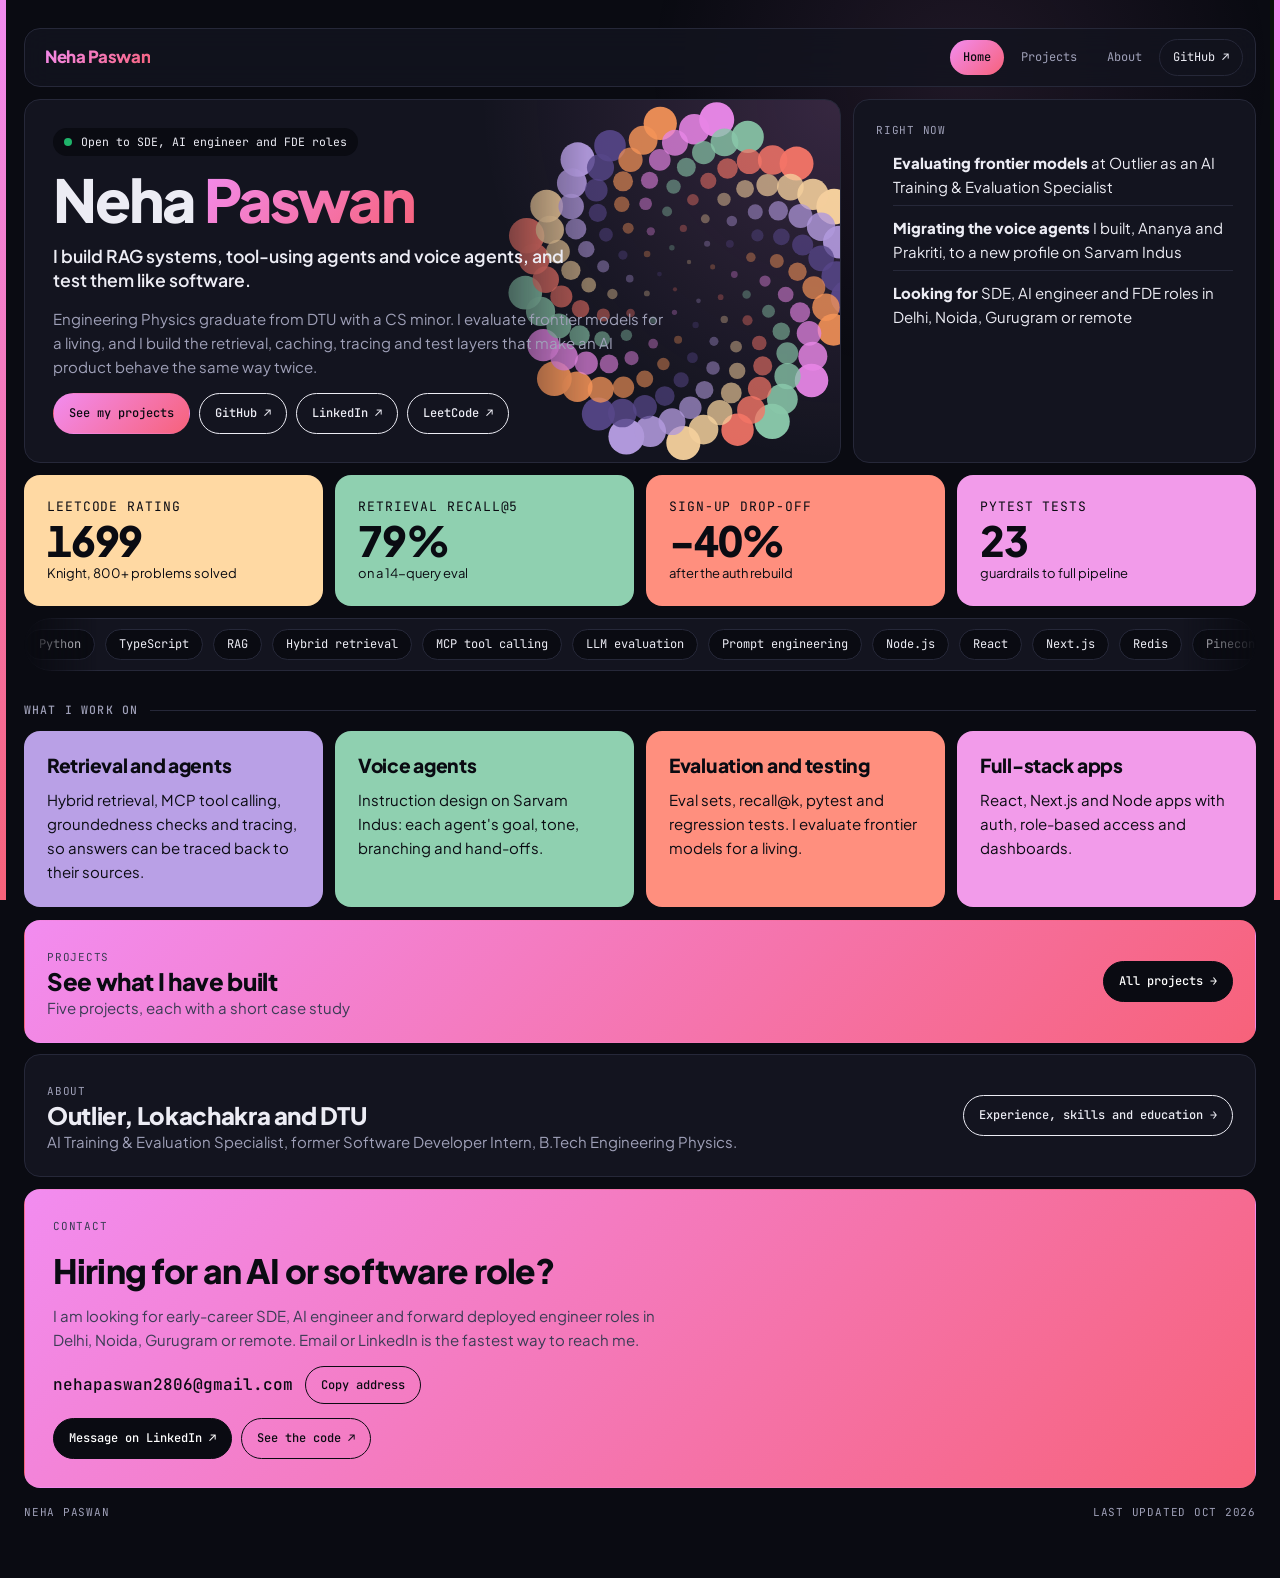
<file: index.html>
<!doctype html>
<html lang="en">
<head>
<meta charset="utf-8">
<meta name="viewport" content="width=device-width, initial-scale=1, viewport-fit=cover">
<title>Neha Paswan | Software developer</title>
<meta name="description" content="Portfolio of Neha Paswan: RAG systems, tool-using agents and voice agents. Projects, experience and contact.">
<meta name="theme-color" content="#0A0B12">
<link rel="preconnect" href="https://fonts.googleapis.com">
<link rel="preconnect" href="https://fonts.gstatic.com" crossorigin>
<link rel="stylesheet" href="https://fonts.googleapis.com/css2?family=Plus+Jakarta+Sans:wght@400;500;600;800&family=JetBrains+Mono:wght@400;500&display=swap">
<link rel="stylesheet" href="style.css">
</head>
<body>
<div class="progress" id="prog" aria-hidden="true"></div>
<div class="glow" aria-hidden="true"></div>
<div class="wrap">
<header class="t nav">
  <a class="brand" href="index.html">Neha Paswan</a>
  <nav class="navlinks" aria-label="Main">
    <a href="index.html" aria-current="page">Home</a><a href="projects.html">Projects</a><a href="about.html">About</a><a class="gh" href="https://github.com/Neira053" target="_blank" rel="noopener">GitHub &#8599;</a>
  </nav>
</header>
  <main class="grid">
    <div class="t hero s8">
      <canvas class="dots" id="dots" aria-hidden="true"></canvas>
      <span class="chip-live"><i aria-hidden="true"></i>Open to SDE, AI engineer and FDE roles</span>
      <h1>Neha <span>Paswan</span></h1>
      <p class="role">I build RAG systems, tool-using agents and voice agents, and test them like software.</p>
      <p class="lede">Engineering Physics graduate from DTU with a CS minor. I evaluate frontier models for a living, and I build the retrieval, caching, tracing and test layers that make an AI product behave the same way twice.</p>
      <div class="links">
        <a class="btn solid" href="projects.html">See my projects</a>
        <a class="btn" href="https://github.com/Neira053" target="_blank" rel="noopener">GitHub &#8599;</a>
        <a class="btn" href="https://www.linkedin.com/in/neha-paswan-8242b4261" target="_blank" rel="noopener">LinkedIn &#8599;</a>
        <a class="btn" href="https://leetcode.com/u/neira_053/" target="_blank" rel="noopener">LeetCode &#8599;</a>
      </div>
    </div>

    <div class="t now s4">
      <span class="cap muted">Right now</span>
      <ul class="wins">
        <li><b>Evaluating frontier models</b> at Outlier as an AI Training &amp; Evaluation Specialist</li>
        <li><b>Migrating the voice agents</b> I built, Ananya and Prakriti, to a new profile on Sarvam Indus</li>
        <li><b>Looking for</b> SDE, AI engineer and FDE roles in Delhi, Noida, Gurugram or remote</li>
      </ul>
    </div>

    <div class="t butter stat s3"><span class="cap">LeetCode rating</span><b data-to="1699">1699</b><span>Knight, 800+ problems solved</span></div>
    <div class="t mint stat s3"><span class="cap">Retrieval recall@5</span><b data-to="79" data-suffix="%">79%</b><span>on a 14-query eval</span></div>
    <div class="t peach stat s3"><span class="cap">Sign-up drop-off</span><b data-to="40" data-prefix="-" data-suffix="%">-40%</b><span>after the auth rebuild</span></div>
    <div class="t sky stat s3"><span class="cap">pytest tests</span><b data-to="23">23</b><span>guardrails to full pipeline</span></div>
    <div class="marquee s12" aria-label="Skills"><div class="mtrack"><span>Python</span><span>TypeScript</span><span>RAG</span><span>Hybrid retrieval</span><span>MCP tool calling</span><span>LLM evaluation</span><span>Prompt engineering</span><span>Node.js</span><span>React</span><span>Next.js</span><span>Redis</span><span>Pinecone</span><span>AWS</span><span>Docker</span><span>pytest</span><span>System design</span><span class="dup" aria-hidden="true"></span><span aria-hidden="true">Python</span><span aria-hidden="true">TypeScript</span><span aria-hidden="true">RAG</span><span aria-hidden="true">Hybrid retrieval</span><span aria-hidden="true">MCP tool calling</span><span aria-hidden="true">LLM evaluation</span><span aria-hidden="true">Prompt engineering</span><span aria-hidden="true">Node.js</span><span aria-hidden="true">React</span><span aria-hidden="true">Next.js</span><span aria-hidden="true">Redis</span><span aria-hidden="true">Pinecone</span><span aria-hidden="true">AWS</span><span aria-hidden="true">Docker</span><span aria-hidden="true">pytest</span><span aria-hidden="true">System design</span></div></div>
    <h2 class="h">What I work on</h2>
    <div class="t lav s3"><h3>Retrieval and agents</h3><p>Hybrid retrieval, MCP tool calling, groundedness checks and tracing, so answers can be traced back to their sources.</p></div>
    <div class="t mint s3"><h3>Voice agents</h3><p>Instruction design on Sarvam Indus: each agent's goal, tone, branching and hand-offs.</p></div>
    <div class="t peach s3"><h3>Evaluation and testing</h3><p>Eval sets, recall@k, pytest and regression tests. I evaluate frontier models for a living.</p></div>
    <div class="t sky s3"><h3>Full-stack apps</h3><p>React, Next.js and Node apps with auth, role-based access and dashboards.</p></div>
    <a class="t grad s12 nextp" href="projects.html" style="text-decoration:none">
      <div><span class="cap muted">Projects</span><h3>See what I have built</h3><p class="muted">Five projects, each with a short case study</p></div>
      <span class="btn solid">All projects &rarr;</span>
    </a>
    <section class="t s12 nextp">
      <div><span class="cap muted">About</span><h3>Outlier, Lokachakra and DTU</h3><p class="muted">AI Training &amp; Evaluation Specialist, former Software Developer Intern, B.Tech Engineering Physics.</p></div>
      <a class="btn" href="about.html">Experience, skills and education &rarr;</a>
    </section>
    <section class="t grad contact s12" id="contact">
      <span class="cap muted">Contact</span>
      <h3>Hiring for an AI or software role?</h3>
      <p style="max-width:58ch" class="muted">I am looking for early-career SDE, AI engineer and forward deployed engineer roles in Delhi, Noida, Gurugram or remote. Email or LinkedIn is the fastest way to reach me.</p>
      <div class="mailrow">
        <code id="mail">nehapaswan2806@gmail.com</code>
        <button class="btn" id="copy" type="button">Copy address</button>
        <span class="copied" id="copied" role="status"></span>
      </div>
      <div class="links">
        <a class="btn solid" href="https://www.linkedin.com/in/neha-paswan-8242b4261" target="_blank" rel="noopener">Message on LinkedIn &#8599;</a>
        <a class="btn" href="https://github.com/Neira053" target="_blank" rel="noopener">See the code &#8599;</a>
      </div>
    </section>
  </main>
  <footer>
    <span class="cap">Neha Paswan</span>
    <span class="cap">Last updated Oct 2026</span>
  </footer>
</div>
<script src="site.js"></script>
</body>
</html>
</file>
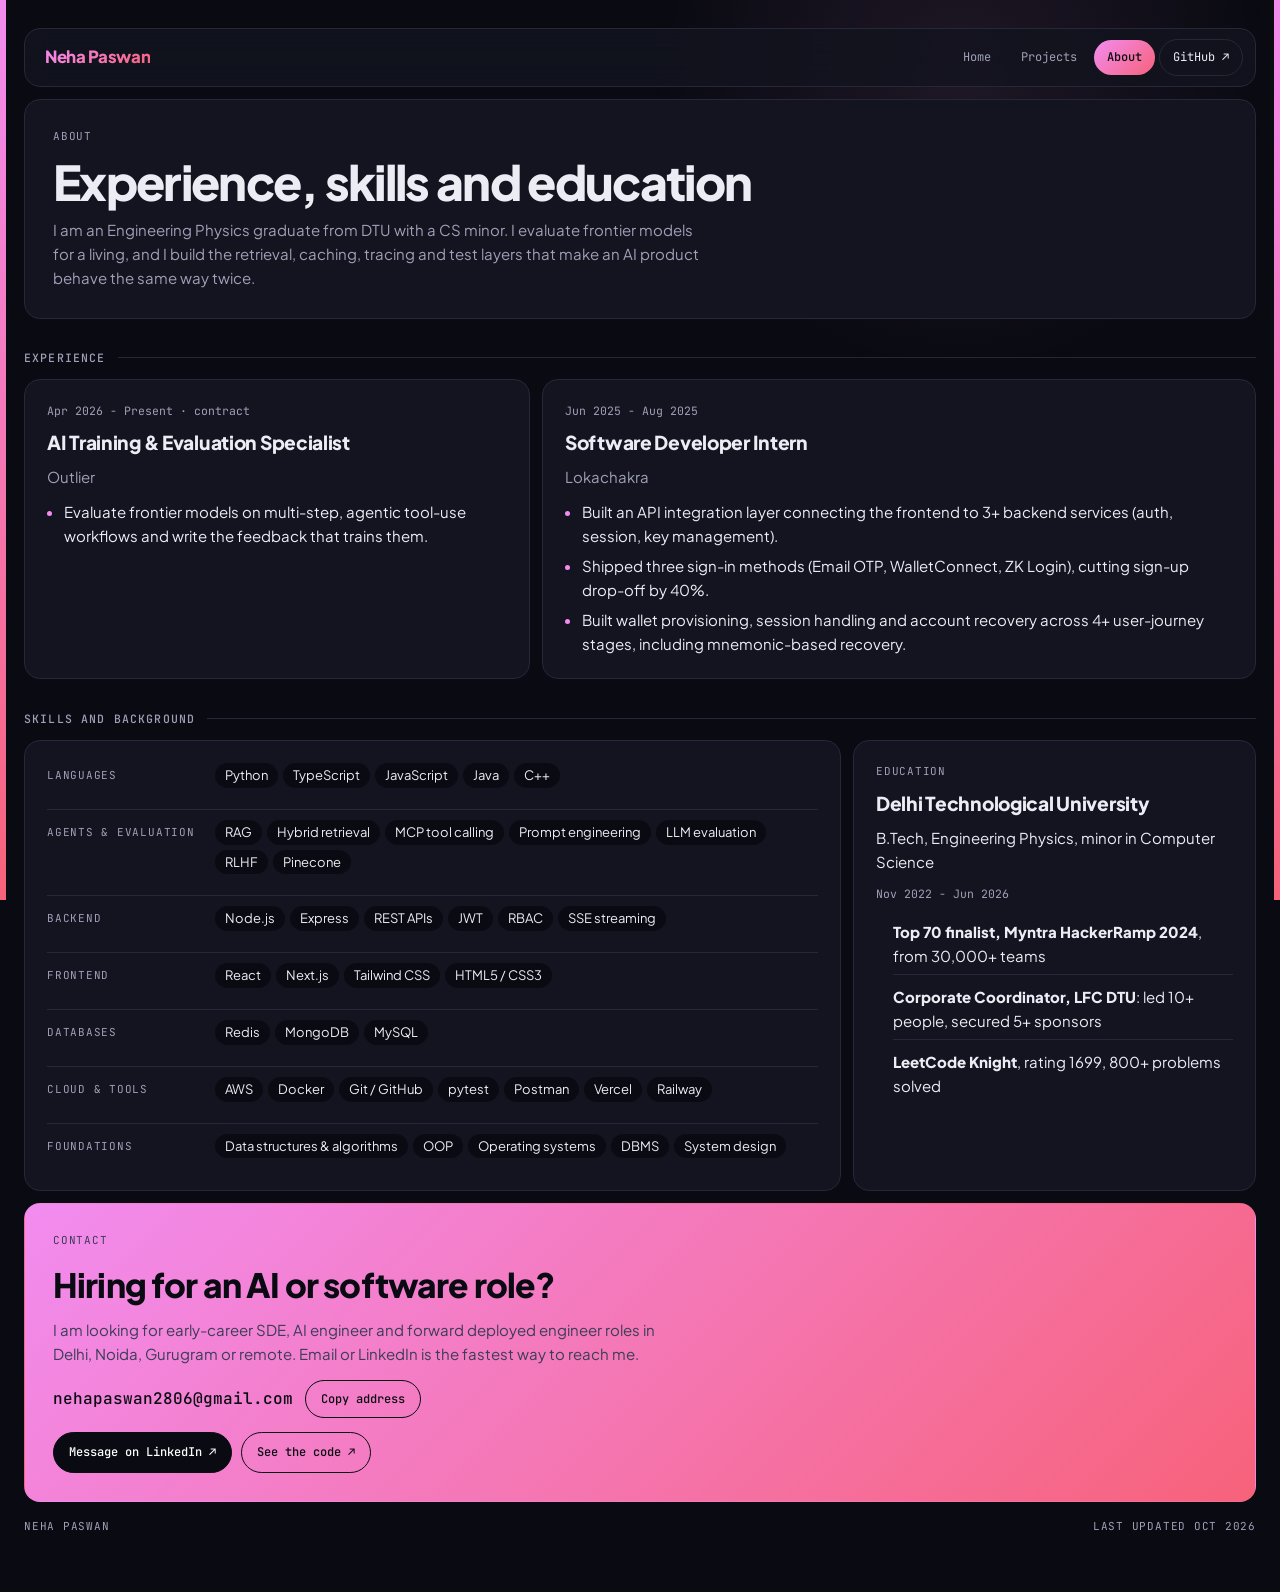
<file: about.html>
<!doctype html>
<html lang="en">
<head>
<meta charset="utf-8">
<meta name="viewport" content="width=device-width, initial-scale=1, viewport-fit=cover">
<title>About | Neha Paswan</title>
<meta name="description" content="Experience, skills and education of Neha Paswan.">
<meta name="theme-color" content="#0A0B12">
<link rel="preconnect" href="https://fonts.googleapis.com">
<link rel="preconnect" href="https://fonts.gstatic.com" crossorigin>
<link rel="stylesheet" href="https://fonts.googleapis.com/css2?family=Plus+Jakarta+Sans:wght@400;500;600;800&family=JetBrains+Mono:wght@400;500&display=swap">
<link rel="stylesheet" href="style.css">
</head>
<body>
<div class="progress" id="prog" aria-hidden="true"></div>
<div class="glow" aria-hidden="true"></div>
<div class="wrap">
<header class="t nav">
  <a class="brand" href="index.html">Neha Paswan</a>
  <nav class="navlinks" aria-label="Main">
    <a href="index.html">Home</a><a href="projects.html">Projects</a><a href="about.html" aria-current="page">About</a><a class="gh" href="https://github.com/Neira053" target="_blank" rel="noopener">GitHub &#8599;</a>
  </nav>
</header>
  <main class="grid">
    <section class="t intro s12">
      <span class="cap muted">About</span>
      <h1>Experience, skills and education</h1>
      <p class="lede muted" style="max-width:60ch">I am an Engineering Physics graduate from DTU with a CS minor. I evaluate frontier models for a living, and I build the retrieval, caching, tracing and test layers that make an AI product behave the same way twice.</p>
    </section>
    <h2 class="h">Experience</h2>
    <article class="t s5">
      <span class="when">Apr 2026 - Present &middot; contract</span>
      <h3>AI Training &amp; Evaluation Specialist</h3>
      <p class="muted">Outlier</p>
      <ul><li>Evaluate frontier models on multi-step, agentic tool-use workflows and write the feedback that trains them.</li></ul>
    </article>
    <article class="t s7">
      <span class="when">Jun 2025 - Aug 2025</span>
      <h3>Software Developer Intern</h3>
      <p class="muted">Lokachakra</p>
      <ul>
        <li>Built an API integration layer connecting the frontend to 3+ backend services (auth, session, key management).</li>
        <li>Shipped three sign-in methods (Email OTP, WalletConnect, ZK Login), cutting sign-up drop-off by 40%.</li>
        <li>Built wallet provisioning, session handling and account recovery across 4+ user-journey stages, including mnemonic-based recovery.</li>
      </ul>
    </article>
    <h2 class="h">Skills and background</h2>
    <div class="t s8">
      <div class="skillrow"><span class="cap">Languages</span><div class="chips"><span>Python</span><span>TypeScript</span><span>JavaScript</span><span>Java</span><span>C++</span></div></div>
      <div class="skillrow"><span class="cap">Agents &amp; evaluation</span><div class="chips"><span>RAG</span><span>Hybrid retrieval</span><span>MCP tool calling</span><span>Prompt engineering</span><span>LLM evaluation</span><span>RLHF</span><span>Pinecone</span></div></div>
      <div class="skillrow"><span class="cap">Backend</span><div class="chips"><span>Node.js</span><span>Express</span><span>REST APIs</span><span>JWT</span><span>RBAC</span><span>SSE streaming</span></div></div>
      <div class="skillrow"><span class="cap">Frontend</span><div class="chips"><span>React</span><span>Next.js</span><span>Tailwind CSS</span><span>HTML5 / CSS3</span></div></div>
      <div class="skillrow"><span class="cap">Databases</span><div class="chips"><span>Redis</span><span>MongoDB</span><span>MySQL</span></div></div>
      <div class="skillrow"><span class="cap">Cloud &amp; tools</span><div class="chips"><span>AWS</span><span>Docker</span><span>Git / GitHub</span><span>pytest</span><span>Postman</span><span>Vercel</span><span>Railway</span></div></div>
      <div class="skillrow"><span class="cap">Foundations</span><div class="chips"><span>Data structures &amp; algorithms</span><span>OOP</span><span>Operating systems</span><span>DBMS</span><span>System design</span></div></div>
    </div>
    <div class="t s4">
      <span class="cap muted">Education</span>
      <h3>Delhi Technological University</h3>
      <p>B.Tech, Engineering Physics, minor in Computer Science</p>
      <p class="mono muted" style="font-size:11.5px">Nov 2022 - Jun 2026</p>
      <ul class="wins" style="margin-top:6px">
        <li><b>Top 70 finalist, Myntra HackerRamp 2024</b>, from 30,000+ teams</li>
        <li><b>Corporate Coordinator, LFC DTU</b>: led 10+ people, secured 5+ sponsors</li>
        <li><b>LeetCode Knight</b>, rating 1699, 800+ problems solved</li>
      </ul>
    </div>
    <section class="t grad contact s12" id="contact">
      <span class="cap muted">Contact</span>
      <h3>Hiring for an AI or software role?</h3>
      <p style="max-width:58ch" class="muted">I am looking for early-career SDE, AI engineer and forward deployed engineer roles in Delhi, Noida, Gurugram or remote. Email or LinkedIn is the fastest way to reach me.</p>
      <div class="mailrow">
        <code id="mail">nehapaswan2806@gmail.com</code>
        <button class="btn" id="copy" type="button">Copy address</button>
        <span class="copied" id="copied" role="status"></span>
      </div>
      <div class="links">
        <a class="btn solid" href="https://www.linkedin.com/in/neha-paswan-8242b4261" target="_blank" rel="noopener">Message on LinkedIn &#8599;</a>
        <a class="btn" href="https://github.com/Neira053" target="_blank" rel="noopener">See the code &#8599;</a>
      </div>
    </section>
  </main>
  <footer>
    <span class="cap">Neha Paswan</span>
    <span class="cap">Last updated Oct 2026</span>
  </footer>
</div>
<script src="site.js"></script>
</body>
</html>
</file>
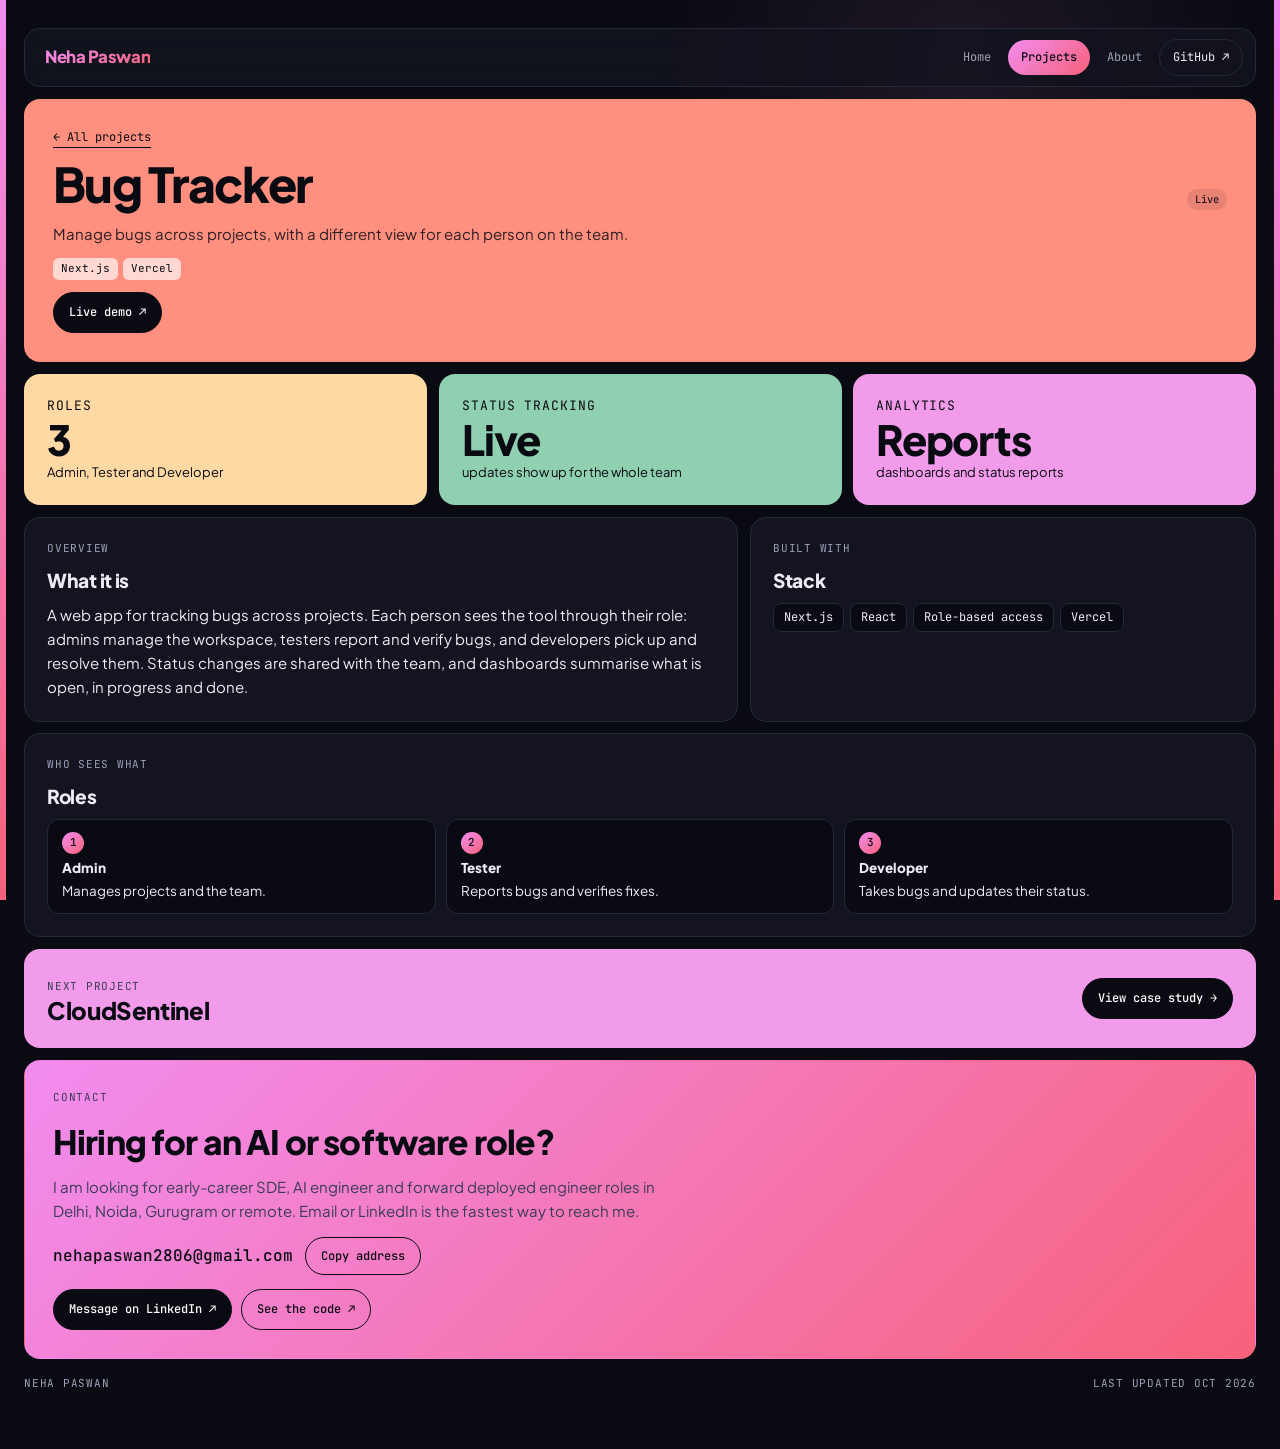
<file: bug-tracker.html>
<!doctype html>
<html lang="en">
<head>
<meta charset="utf-8">
<meta name="viewport" content="width=device-width, initial-scale=1, viewport-fit=cover">
<title>Bug Tracker | Neha Paswan</title>
<meta name="description" content="Bug Tracker: a role-based bug tracking app with status tracking and analytics.">
<meta name="theme-color" content="#0A0B12">
<link rel="preconnect" href="https://fonts.googleapis.com">
<link rel="preconnect" href="https://fonts.gstatic.com" crossorigin>
<link rel="stylesheet" href="https://fonts.googleapis.com/css2?family=Plus+Jakarta+Sans:wght@400;500;600;800&family=JetBrains+Mono:wght@400;500&display=swap">
<link rel="stylesheet" href="style.css">
</head>
<body>
<div class="progress" id="prog" aria-hidden="true"></div>
<div class="glow" aria-hidden="true"></div>
<div class="wrap">
<header class="t nav">
  <a class="brand" href="index.html">Neha Paswan</a>
  <nav class="navlinks" aria-label="Main">
    <a href="index.html">Home</a><a href="projects.html" aria-current="page">Projects</a><a href="about.html">About</a><a class="gh" href="https://github.com/Neira053" target="_blank" rel="noopener">GitHub &#8599;</a>
  </nav>
</header>
  <main class="grid">
    <section class="t peach pagehead s12">
      <a class="crumb" href="projects.html">&larr; All projects</a>
      <div class="top"><h1>Bug Tracker</h1><span class="state">Live</span></div>
      <p class="lede">Manage bugs across projects, with a different view for each person on the team.</p>
      <div class="tags"><span class="tag">Next.js</span><span class="tag">Vercel</span></div>
      <div class="links"><a class="btn solid" href="https://bug-tracker-frontend-one-alpha.vercel.app/" target="_blank" rel="noopener">Live demo &#8599;</a></div>
      
    </section>
    <div class="t butter stat s4"><span class="cap">Roles</span><b data-to="3">3</b><span>Admin, Tester and Developer</span></div>
    <div class="t mint stat s4"><span class="cap">Status tracking</span><b>Live</b><span>updates show up for the whole team</span></div>
    <div class="t sky stat s4"><span class="cap">Analytics</span><b>Reports</b><span>dashboards and status reports</span></div>
    <section class="t  s7">
      <span class="cap muted">Overview</span>
      <h3>What it is</h3>
      <p>A web app for tracking bugs across projects. Each person sees the tool through their role: admins manage the workspace, testers report and verify bugs, and developers pick up and resolve them. Status changes are shared with the team, and dashboards summarise what is open, in progress and done.</p>
    </section>
    <section class="t  s5">
      <span class="cap muted">Built with</span>
      <h3>Stack</h3>
      <div class="stack"><span>Next.js</span><span>React</span><span>Role-based access</span><span>Vercel</span></div>
    </section>
    <section class="t  s12">
      <span class="cap muted">Who sees what</span>
      <h3>Roles</h3>
      <ol class="flow"><li><b>Admin</b> Manages projects and the team.</li><li><b>Tester</b> Reports bugs and verifies fixes.</li><li><b>Developer</b> Takes bugs and updates their status.</li></ol>
    </section>
    <a class="t sky nextp s12" href="cloudsentinel.html" style="text-decoration:none"><div><span class="cap muted">Next project</span><h3>CloudSentinel</h3></div><span class="btn solid">View case study &rarr;</span></a>
    <section class="t grad contact s12" id="contact">
      <span class="cap muted">Contact</span>
      <h3>Hiring for an AI or software role?</h3>
      <p style="max-width:58ch" class="muted">I am looking for early-career SDE, AI engineer and forward deployed engineer roles in Delhi, Noida, Gurugram or remote. Email or LinkedIn is the fastest way to reach me.</p>
      <div class="mailrow">
        <code id="mail">nehapaswan2806@gmail.com</code>
        <button class="btn" id="copy" type="button">Copy address</button>
        <span class="copied" id="copied" role="status"></span>
      </div>
      <div class="links">
        <a class="btn solid" href="https://www.linkedin.com/in/neha-paswan-8242b4261" target="_blank" rel="noopener">Message on LinkedIn &#8599;</a>
        <a class="btn" href="https://github.com/Neira053" target="_blank" rel="noopener">See the code &#8599;</a>
      </div>
    </section>
  </main>
  <footer>
    <span class="cap">Neha Paswan</span>
    <span class="cap">Last updated Oct 2026</span>
  </footer>
</div>
<script src="site.js"></script>
</body>
</html>
</file>
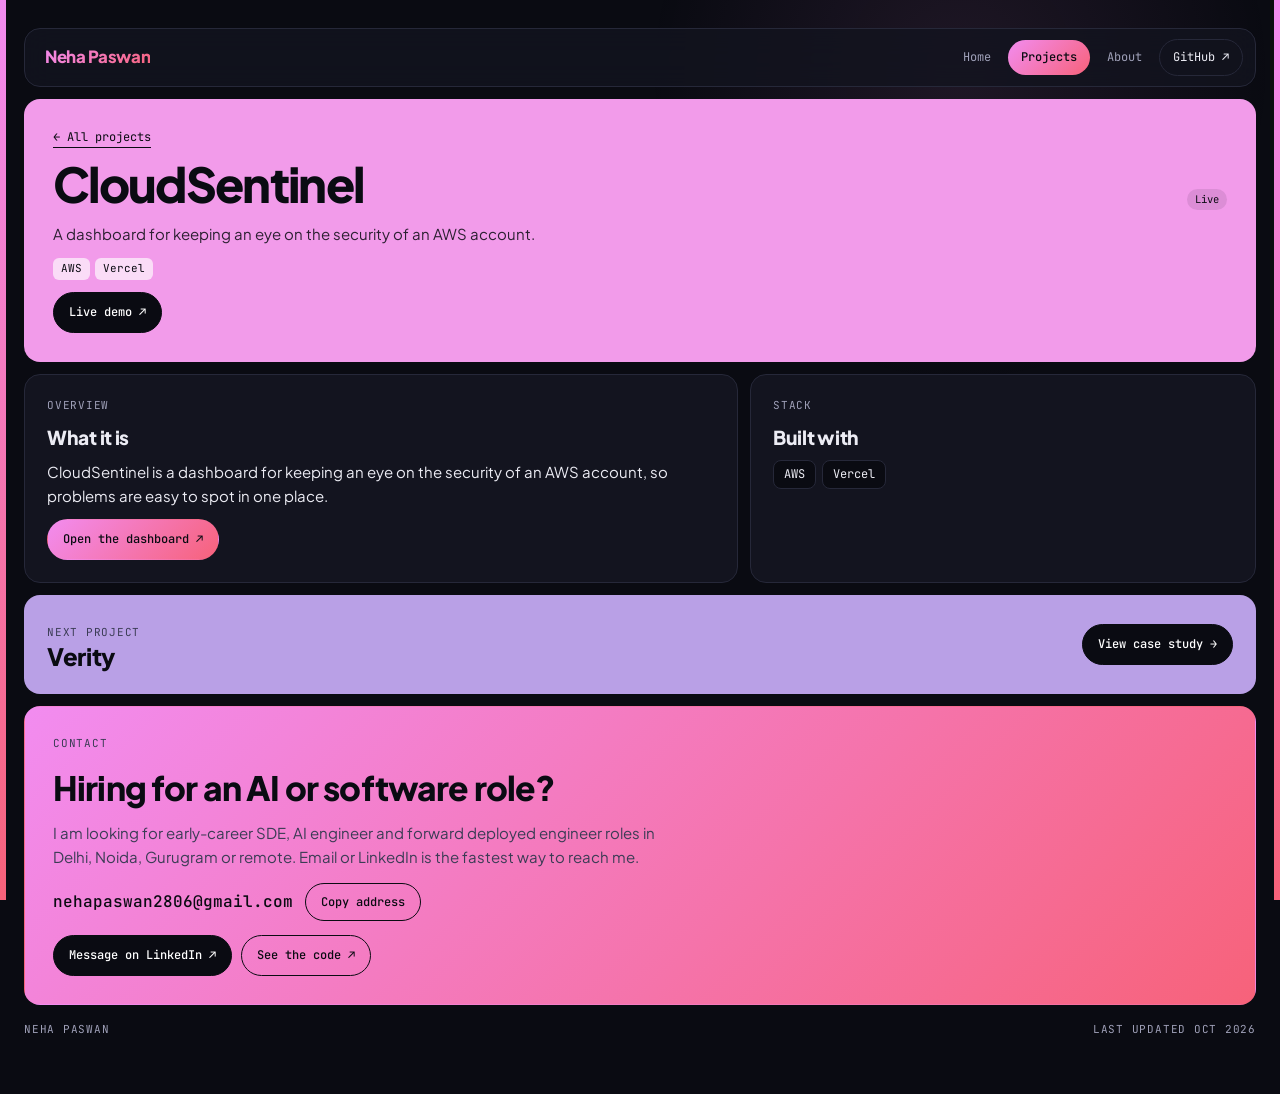
<file: cloudsentinel.html>
<!doctype html>
<html lang="en">
<head>
<meta charset="utf-8">
<meta name="viewport" content="width=device-width, initial-scale=1, viewport-fit=cover">
<title>CloudSentinel | Neha Paswan</title>
<meta name="description" content="CloudSentinel: an AWS security dashboard.">
<meta name="theme-color" content="#0A0B12">
<link rel="preconnect" href="https://fonts.googleapis.com">
<link rel="preconnect" href="https://fonts.gstatic.com" crossorigin>
<link rel="stylesheet" href="https://fonts.googleapis.com/css2?family=Plus+Jakarta+Sans:wght@400;500;600;800&family=JetBrains+Mono:wght@400;500&display=swap">
<link rel="stylesheet" href="style.css">
</head>
<body>
<div class="progress" id="prog" aria-hidden="true"></div>
<div class="glow" aria-hidden="true"></div>
<div class="wrap">
<header class="t nav">
  <a class="brand" href="index.html">Neha Paswan</a>
  <nav class="navlinks" aria-label="Main">
    <a href="index.html">Home</a><a href="projects.html" aria-current="page">Projects</a><a href="about.html">About</a><a class="gh" href="https://github.com/Neira053" target="_blank" rel="noopener">GitHub &#8599;</a>
  </nav>
</header>
  <main class="grid">
    <section class="t sky pagehead s12">
      <a class="crumb" href="projects.html">&larr; All projects</a>
      <div class="top"><h1>CloudSentinel</h1><span class="state">Live</span></div>
      <p class="lede">A dashboard for keeping an eye on the security of an AWS account.</p>
      <div class="tags"><span class="tag">AWS</span><span class="tag">Vercel</span></div>
      <div class="links"><a class="btn solid" href="https://cloud-sentinel-d9ga.vercel.app/" target="_blank" rel="noopener">Live demo &#8599;</a></div>
      
    </section>
    <section class="t  s7">
      <span class="cap muted">Overview</span>
      <h3>What it is</h3>
      <p>CloudSentinel is a dashboard for keeping an eye on the security of an AWS account, so problems are easy to spot in one place.</p><div class="links"><a class="btn solid" href="https://cloud-sentinel-d9ga.vercel.app/" target="_blank" rel="noopener">Open the dashboard &#8599;</a></div>
    </section>
    <section class="t  s5">
      <span class="cap muted">Stack</span>
      <h3>Built with</h3>
      <div class="stack"><span>AWS</span><span>Vercel</span></div>
    </section>
    <a class="t lav nextp s12" href="verity.html" style="text-decoration:none"><div><span class="cap muted">Next project</span><h3>Verity</h3></div><span class="btn solid">View case study &rarr;</span></a>
    <section class="t grad contact s12" id="contact">
      <span class="cap muted">Contact</span>
      <h3>Hiring for an AI or software role?</h3>
      <p style="max-width:58ch" class="muted">I am looking for early-career SDE, AI engineer and forward deployed engineer roles in Delhi, Noida, Gurugram or remote. Email or LinkedIn is the fastest way to reach me.</p>
      <div class="mailrow">
        <code id="mail">nehapaswan2806@gmail.com</code>
        <button class="btn" id="copy" type="button">Copy address</button>
        <span class="copied" id="copied" role="status"></span>
      </div>
      <div class="links">
        <a class="btn solid" href="https://www.linkedin.com/in/neha-paswan-8242b4261" target="_blank" rel="noopener">Message on LinkedIn &#8599;</a>
        <a class="btn" href="https://github.com/Neira053" target="_blank" rel="noopener">See the code &#8599;</a>
      </div>
    </section>
  </main>
  <footer>
    <span class="cap">Neha Paswan</span>
    <span class="cap">Last updated Oct 2026</span>
  </footer>
</div>
<script src="site.js"></script>
</body>
</html>
</file>
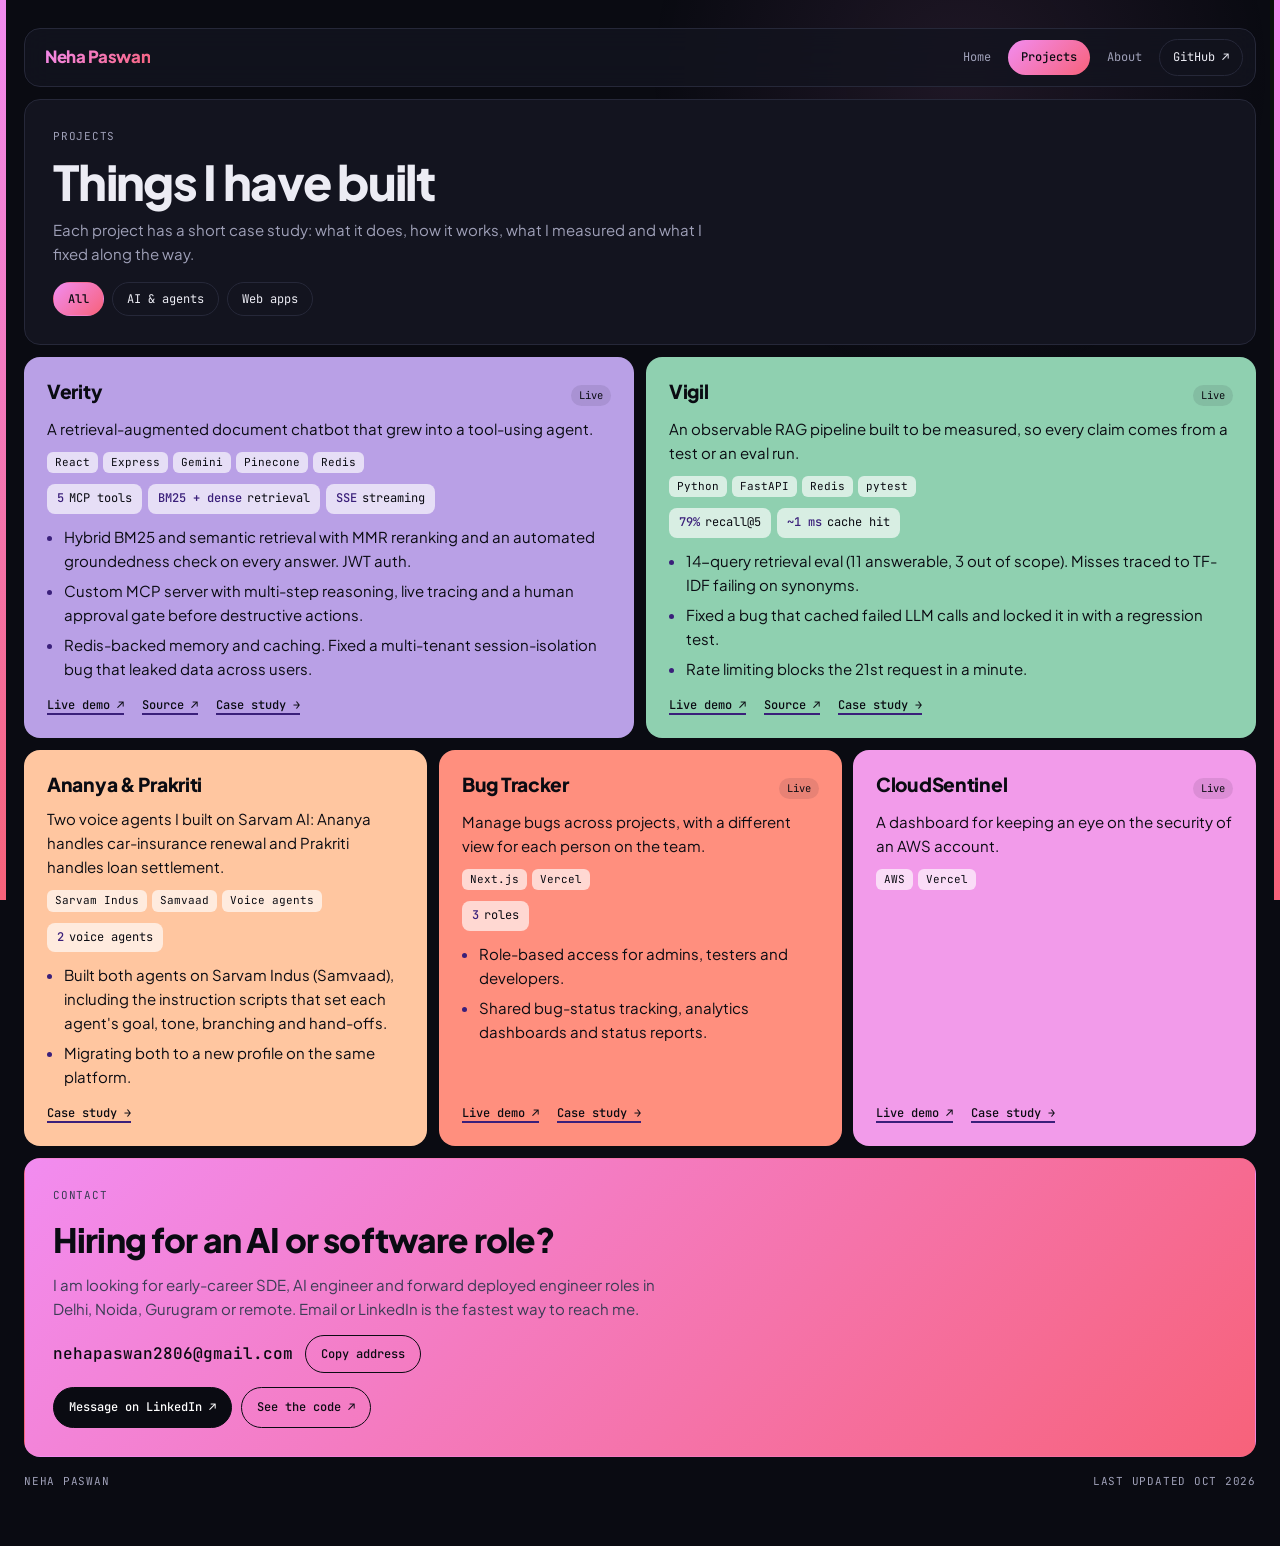
<file: projects.html>
<!doctype html>
<html lang="en">
<head>
<meta charset="utf-8">
<meta name="viewport" content="width=device-width, initial-scale=1, viewport-fit=cover">
<title>Projects | Neha Paswan</title>
<meta name="description" content="Projects by Neha Paswan: Verity, Vigil, voice agents, Bug Tracker and CloudSentinel.">
<meta name="theme-color" content="#0A0B12">
<link rel="preconnect" href="https://fonts.googleapis.com">
<link rel="preconnect" href="https://fonts.gstatic.com" crossorigin>
<link rel="stylesheet" href="https://fonts.googleapis.com/css2?family=Plus+Jakarta+Sans:wght@400;500;600;800&family=JetBrains+Mono:wght@400;500&display=swap">
<link rel="stylesheet" href="style.css">
</head>
<body>
<div class="progress" id="prog" aria-hidden="true"></div>
<div class="glow" aria-hidden="true"></div>
<div class="wrap">
<header class="t nav">
  <a class="brand" href="index.html">Neha Paswan</a>
  <nav class="navlinks" aria-label="Main">
    <a href="index.html">Home</a><a href="projects.html" aria-current="page">Projects</a><a href="about.html">About</a><a class="gh" href="https://github.com/Neira053" target="_blank" rel="noopener">GitHub &#8599;</a>
  </nav>
</header>
  <main class="grid">
    <section class="t intro s12">
      <span class="cap muted">Projects</span>
      <h1>Things I have built</h1>
      <p class="lede muted" style="max-width:60ch">Each project has a short case study: what it does, how it works, what I measured and what I fixed along the way.</p>
      <div class="filters" role="group" aria-label="Filter projects">
        <button type="button" class="chipbtn on" data-f="all">All</button>
        <button type="button" class="chipbtn" data-f="ai">AI &amp; agents</button>
        <button type="button" class="chipbtn" data-f="web">Web apps</button>
      </div>
    </section>
    <article class="t lav s6" data-cat="ai web">
      <a class="cover" href="verity.html" aria-label="Verity case study"></a>
      <div class="top"><h3>Verity</h3><span class="state">Live</span></div>
      <p>A retrieval-augmented document chatbot that grew into a tool-using agent.</p>
      <div class="tags"><span class="tag">React</span><span class="tag">Express</span><span class="tag">Gemini</span><span class="tag">Pinecone</span><span class="tag">Redis</span></div>
      <div class="kvs"><span class="kv"><b>5</b>MCP tools</span><span class="kv"><b>BM25 + dense</b>retrieval</span><span class="kv"><b>SSE</b>streaming</span></div>
      <ul><li>Hybrid BM25 and semantic retrieval with MMR reranking and an automated groundedness check on every answer. JWT auth.</li><li>Custom MCP server with multi-step reasoning, live tracing and a human approval gate before destructive actions.</li><li>Redis-backed memory and caching. Fixed a multi-tenant session-isolation bug that leaked data across users.</li></ul>
      <div class="tlinks"><a href="https://rag-chatbot-eight-gamma.vercel.app" target="_blank" rel="noopener">Live demo &#8599;</a><a href="https://github.com/Neira053/rag-chatbot" target="_blank" rel="noopener">Source &#8599;</a><a href="verity.html">Case study &rarr;</a></div>
    </article>
    <article class="t mint s6" data-cat="ai">
      <a class="cover" href="vigil.html" aria-label="Vigil case study"></a>
      <div class="top"><h3>Vigil</h3><span class="state">Live</span></div>
      <p>An observable RAG pipeline built to be measured, so every claim comes from a test or an eval run.</p>
      <div class="tags"><span class="tag">Python</span><span class="tag">FastAPI</span><span class="tag">Redis</span><span class="tag">pytest</span></div>
      <div class="kvs"><span class="kv"><b>79%</b>recall@5</span><span class="kv"><b>~1 ms</b>cache hit</span></div>
      <ul><li>14-query retrieval eval (11 answerable, 3 out of scope). Misses traced to TF-IDF failing on synonyms.</li><li>Fixed a bug that cached failed LLM calls and locked it in with a regression test.</li><li>Rate limiting blocks the 21st request in a minute.</li></ul>
      <div class="tlinks"><a href="https://rag-playground-2m6g.onrender.com/" target="_blank" rel="noopener">Live demo &#8599;</a><a href="https://github.com/Neira053/Rag-Playground" target="_blank" rel="noopener">Source &#8599;</a><a href="vigil.html">Case study &rarr;</a></div>
    </article>
    <article class="t rose s4" data-cat="ai">
      <a class="cover" href="voice-agents.html" aria-label="Ananya &amp; Prakriti case study"></a>
      <div class="top"><h3>Ananya &amp; Prakriti</h3></div>
      <p>Two voice agents I built on Sarvam AI: Ananya handles car-insurance renewal and Prakriti handles loan settlement.</p>
      <div class="tags"><span class="tag">Sarvam Indus</span><span class="tag">Samvaad</span><span class="tag">Voice agents</span></div>
      <div class="kvs"><span class="kv"><b>2</b>voice agents</span></div>
      <ul><li>Built both agents on Sarvam Indus (Samvaad), including the instruction scripts that set each agent's goal, tone, branching and hand-offs.</li><li>Migrating both to a new profile on the same platform.</li></ul>
      <div class="tlinks"><a href="voice-agents.html">Case study &rarr;</a></div>
    </article>
    <article class="t peach s4" data-cat="web">
      <a class="cover" href="bug-tracker.html" aria-label="Bug Tracker case study"></a>
      <div class="top"><h3>Bug Tracker</h3><span class="state">Live</span></div>
      <p>Manage bugs across projects, with a different view for each person on the team.</p>
      <div class="tags"><span class="tag">Next.js</span><span class="tag">Vercel</span></div>
      <div class="kvs"><span class="kv"><b>3</b>roles</span></div>
      <ul><li>Role-based access for admins, testers and developers.</li><li>Shared bug-status tracking, analytics dashboards and status reports.</li></ul>
      <div class="tlinks"><a href="https://bug-tracker-frontend-one-alpha.vercel.app/" target="_blank" rel="noopener">Live demo &#8599;</a><a href="bug-tracker.html">Case study &rarr;</a></div>
    </article>
    <article class="t sky s4" data-cat="web">
      <a class="cover" href="cloudsentinel.html" aria-label="CloudSentinel case study"></a>
      <div class="top"><h3>CloudSentinel</h3><span class="state">Live</span></div>
      <p>A dashboard for keeping an eye on the security of an AWS account.</p>
      <div class="tags"><span class="tag">AWS</span><span class="tag">Vercel</span></div>
      
      
      <div class="tlinks"><a href="https://cloud-sentinel-d9ga.vercel.app/" target="_blank" rel="noopener">Live demo &#8599;</a><a href="cloudsentinel.html">Case study &rarr;</a></div>
    </article>
    <section class="t grad contact s12" id="contact">
      <span class="cap muted">Contact</span>
      <h3>Hiring for an AI or software role?</h3>
      <p style="max-width:58ch" class="muted">I am looking for early-career SDE, AI engineer and forward deployed engineer roles in Delhi, Noida, Gurugram or remote. Email or LinkedIn is the fastest way to reach me.</p>
      <div class="mailrow">
        <code id="mail">nehapaswan2806@gmail.com</code>
        <button class="btn" id="copy" type="button">Copy address</button>
        <span class="copied" id="copied" role="status"></span>
      </div>
      <div class="links">
        <a class="btn solid" href="https://www.linkedin.com/in/neha-paswan-8242b4261" target="_blank" rel="noopener">Message on LinkedIn &#8599;</a>
        <a class="btn" href="https://github.com/Neira053" target="_blank" rel="noopener">See the code &#8599;</a>
      </div>
    </section>
  </main>
  <footer>
    <span class="cap">Neha Paswan</span>
    <span class="cap">Last updated Oct 2026</span>
  </footer>
</div>
<script src="site.js"></script>
</body>
</html>
</file>
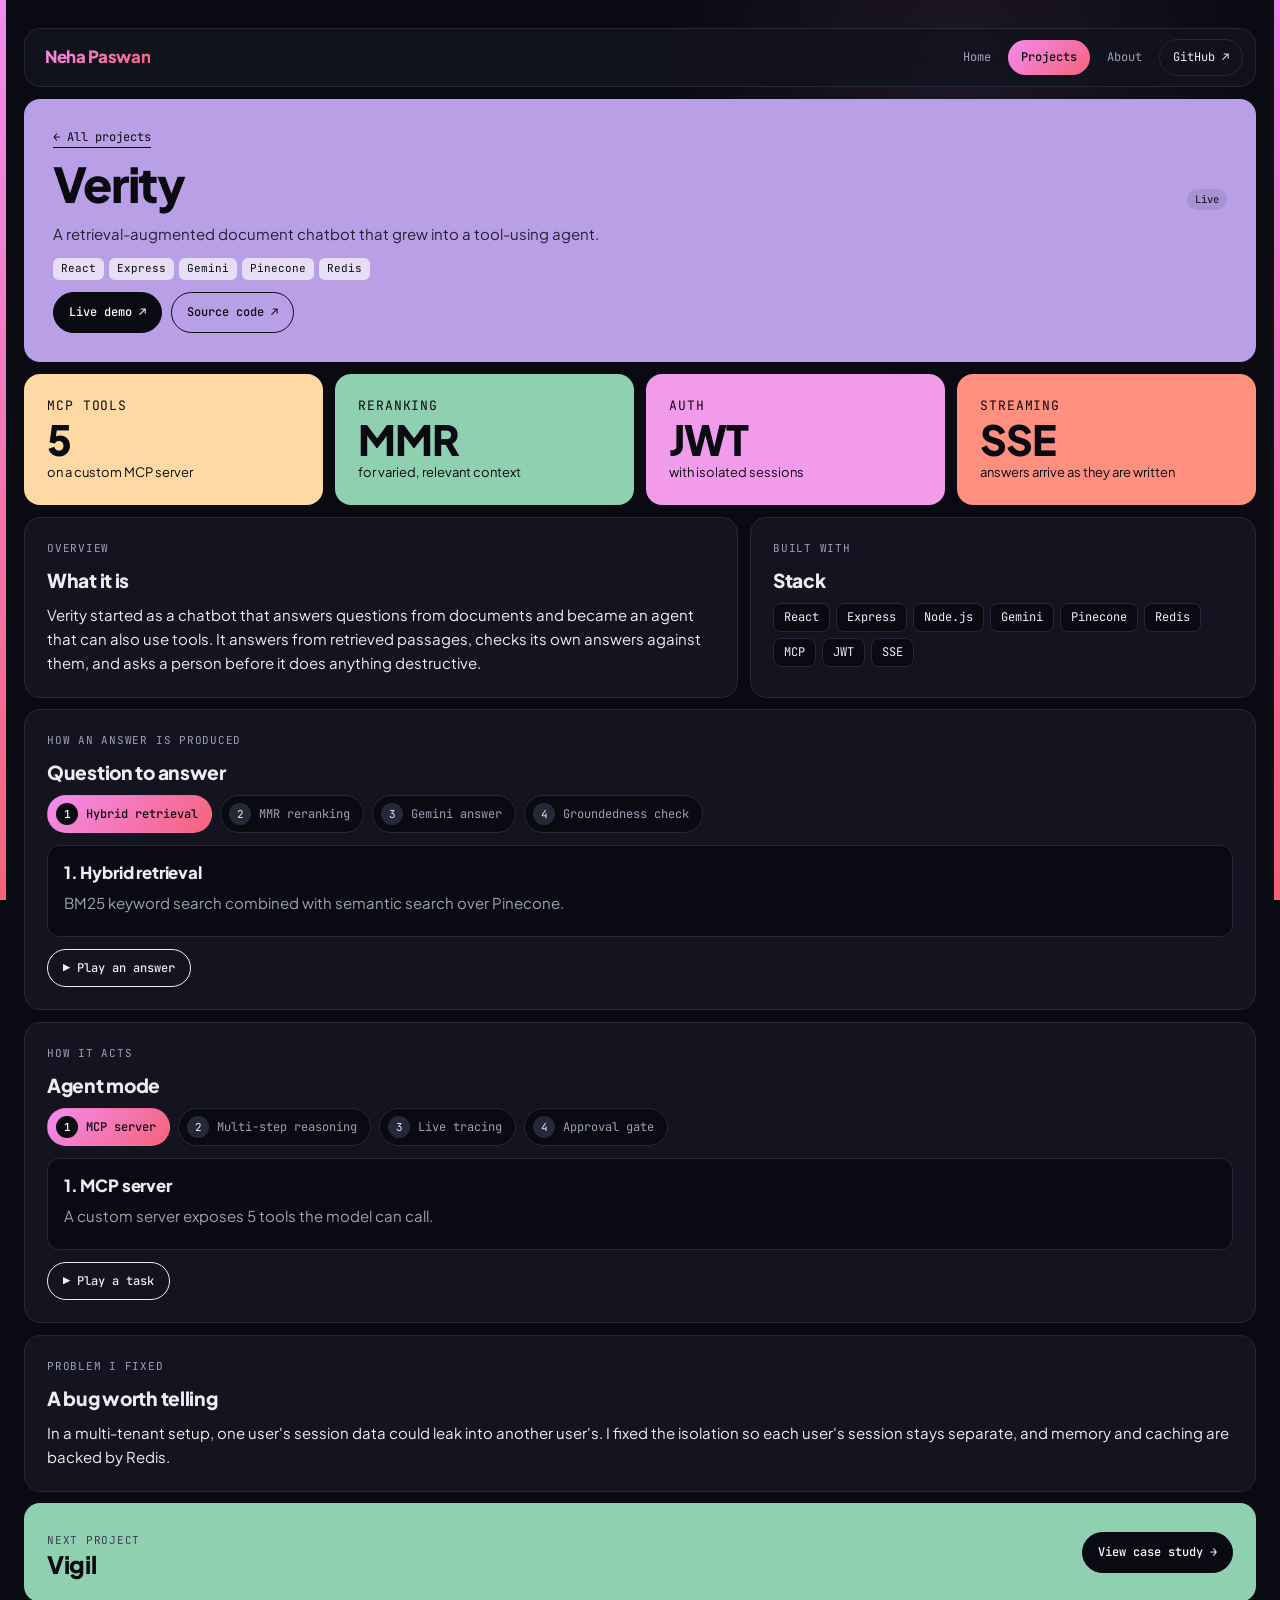
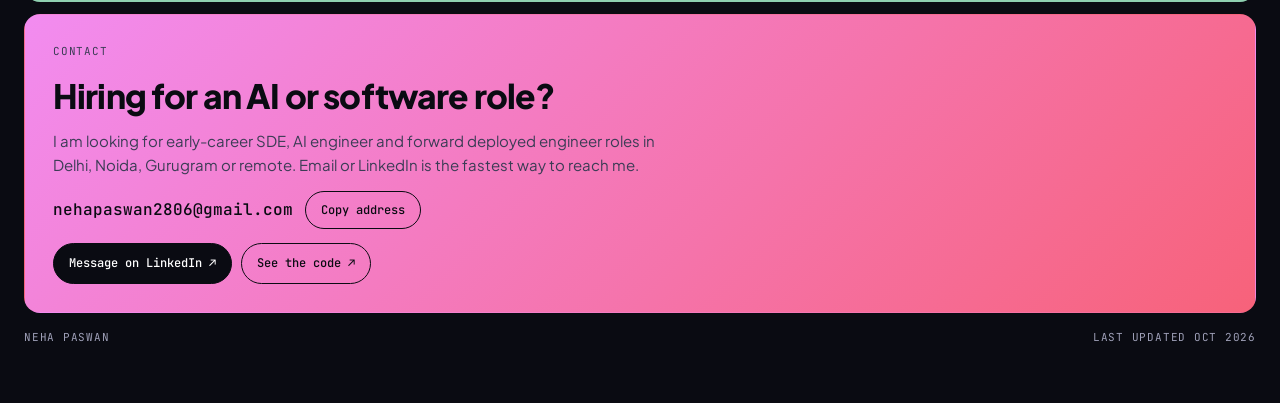
<file: verity.html>
<!doctype html>
<html lang="en">
<head>
<meta charset="utf-8">
<meta name="viewport" content="width=device-width, initial-scale=1, viewport-fit=cover">
<title>Verity | Neha Paswan</title>
<meta name="description" content="Verity: a RAG document chatbot with hybrid retrieval, an MCP tool server, tracing and a human approval gate.">
<meta name="theme-color" content="#0A0B12">
<link rel="preconnect" href="https://fonts.googleapis.com">
<link rel="preconnect" href="https://fonts.gstatic.com" crossorigin>
<link rel="stylesheet" href="https://fonts.googleapis.com/css2?family=Plus+Jakarta+Sans:wght@400;500;600;800&family=JetBrains+Mono:wght@400;500&display=swap">
<link rel="stylesheet" href="style.css">
</head>
<body>
<div class="progress" id="prog" aria-hidden="true"></div>
<div class="glow" aria-hidden="true"></div>
<div class="wrap">
<header class="t nav">
  <a class="brand" href="index.html">Neha Paswan</a>
  <nav class="navlinks" aria-label="Main">
    <a href="index.html">Home</a><a href="projects.html" aria-current="page">Projects</a><a href="about.html">About</a><a class="gh" href="https://github.com/Neira053" target="_blank" rel="noopener">GitHub &#8599;</a>
  </nav>
</header>
  <main class="grid">
    <section class="t lav pagehead s12">
      <a class="crumb" href="projects.html">&larr; All projects</a>
      <div class="top"><h1>Verity</h1><span class="state">Live</span></div>
      <p class="lede">A retrieval-augmented document chatbot that grew into a tool-using agent.</p>
      <div class="tags"><span class="tag">React</span><span class="tag">Express</span><span class="tag">Gemini</span><span class="tag">Pinecone</span><span class="tag">Redis</span></div>
      <div class="links"><a class="btn solid" href="https://rag-chatbot-eight-gamma.vercel.app" target="_blank" rel="noopener">Live demo &#8599;</a><a class="btn" href="https://github.com/Neira053/rag-chatbot" target="_blank" rel="noopener">Source code &#8599;</a></div>
      
    </section>
    <div class="t butter stat s3"><span class="cap">MCP tools</span><b data-to="5">5</b><span>on a custom MCP server</span></div>
    <div class="t mint stat s3"><span class="cap">Reranking</span><b>MMR</b><span>for varied, relevant context</span></div>
    <div class="t sky stat s3"><span class="cap">Auth</span><b>JWT</b><span>with isolated sessions</span></div>
    <div class="t peach stat s3"><span class="cap">Streaming</span><b>SSE</b><span>answers arrive as they are written</span></div>
    <section class="t  s7">
      <span class="cap muted">Overview</span>
      <h3>What it is</h3>
      <p>Verity started as a chatbot that answers questions from documents and became an agent that can also use tools. It answers from retrieved passages, checks its own answers against them, and asks a person before it does anything destructive.</p>
    </section>
    <section class="t  s5">
      <span class="cap muted">Built with</span>
      <h3>Stack</h3>
      <div class="stack"><span>React</span><span>Express</span><span>Node.js</span><span>Gemini</span><span>Pinecone</span><span>Redis</span><span>MCP</span><span>JWT</span><span>SSE</span></div>
    </section>
    <section class="t  s12">
      <span class="cap muted">How an answer is produced</span>
      <h3>Question to answer</h3>
      <div class="stepper" data-stepper>
<div class="steps" role="tablist"><button class="step" type="button" role="tab" data-t="Hybrid retrieval" data-d="BM25 keyword search combined with semantic search over Pinecone."><i>1</i><span>Hybrid retrieval</span></button><button class="step" type="button" role="tab" data-t="MMR reranking" data-d="Picks passages that are relevant and not repetitive."><i>2</i><span>MMR reranking</span></button><button class="step" type="button" role="tab" data-t="Gemini answer" data-d="Written from the retrieved passages and streamed over SSE."><i>3</i><span>Gemini answer</span></button><button class="step" type="button" role="tab" data-t="Groundedness check" data-d="Every answer is checked automatically against its sources."><i>4</i><span>Groundedness check</span></button></div>
<div class="panel" aria-live="polite"><h4 class="ptitle"></h4><p class="pbody"></p></div>
<button class="btn play" type="button">&#9654; Play an answer</button>
</div>
    </section>
    <section class="t  s12">
      <span class="cap muted">How it acts</span>
      <h3>Agent mode</h3>
      <div class="stepper" data-stepper>
<div class="steps" role="tablist"><button class="step" type="button" role="tab" data-t="MCP server" data-d="A custom server exposes 5 tools the model can call."><i>1</i><span>MCP server</span></button><button class="step" type="button" role="tab" data-t="Multi-step reasoning" data-d="The agent chains tool calls to finish a task."><i>2</i><span>Multi-step reasoning</span></button><button class="step" type="button" role="tab" data-t="Live tracing" data-d="Each step is traced so I can see what it did and why."><i>3</i><span>Live tracing</span></button><button class="step" type="button" role="tab" data-t="Approval gate" data-d="Destructive actions wait for a human to approve."><i>4</i><span>Approval gate</span></button></div>
<div class="panel" aria-live="polite"><h4 class="ptitle"></h4><p class="pbody"></p></div>
<button class="btn play" type="button">&#9654; Play a task</button>
</div>
    </section>
    <section class="t  s12">
      <span class="cap muted">Problem I fixed</span>
      <h3>A bug worth telling</h3>
      <p>In a multi-tenant setup, one user's session data could leak into another user's. I fixed the isolation so each user's session stays separate, and memory and caching are backed by Redis.</p>
    </section>
    <a class="t mint nextp s12" href="vigil.html" style="text-decoration:none"><div><span class="cap muted">Next project</span><h3>Vigil</h3></div><span class="btn solid">View case study &rarr;</span></a>
    <section class="t grad contact s12" id="contact">
      <span class="cap muted">Contact</span>
      <h3>Hiring for an AI or software role?</h3>
      <p style="max-width:58ch" class="muted">I am looking for early-career SDE, AI engineer and forward deployed engineer roles in Delhi, Noida, Gurugram or remote. Email or LinkedIn is the fastest way to reach me.</p>
      <div class="mailrow">
        <code id="mail">nehapaswan2806@gmail.com</code>
        <button class="btn" id="copy" type="button">Copy address</button>
        <span class="copied" id="copied" role="status"></span>
      </div>
      <div class="links">
        <a class="btn solid" href="https://www.linkedin.com/in/neha-paswan-8242b4261" target="_blank" rel="noopener">Message on LinkedIn &#8599;</a>
        <a class="btn" href="https://github.com/Neira053" target="_blank" rel="noopener">See the code &#8599;</a>
      </div>
    </section>
  </main>
  <footer>
    <span class="cap">Neha Paswan</span>
    <span class="cap">Last updated Oct 2026</span>
  </footer>
</div>
<script src="site.js"></script>
</body>
</html>
</file>
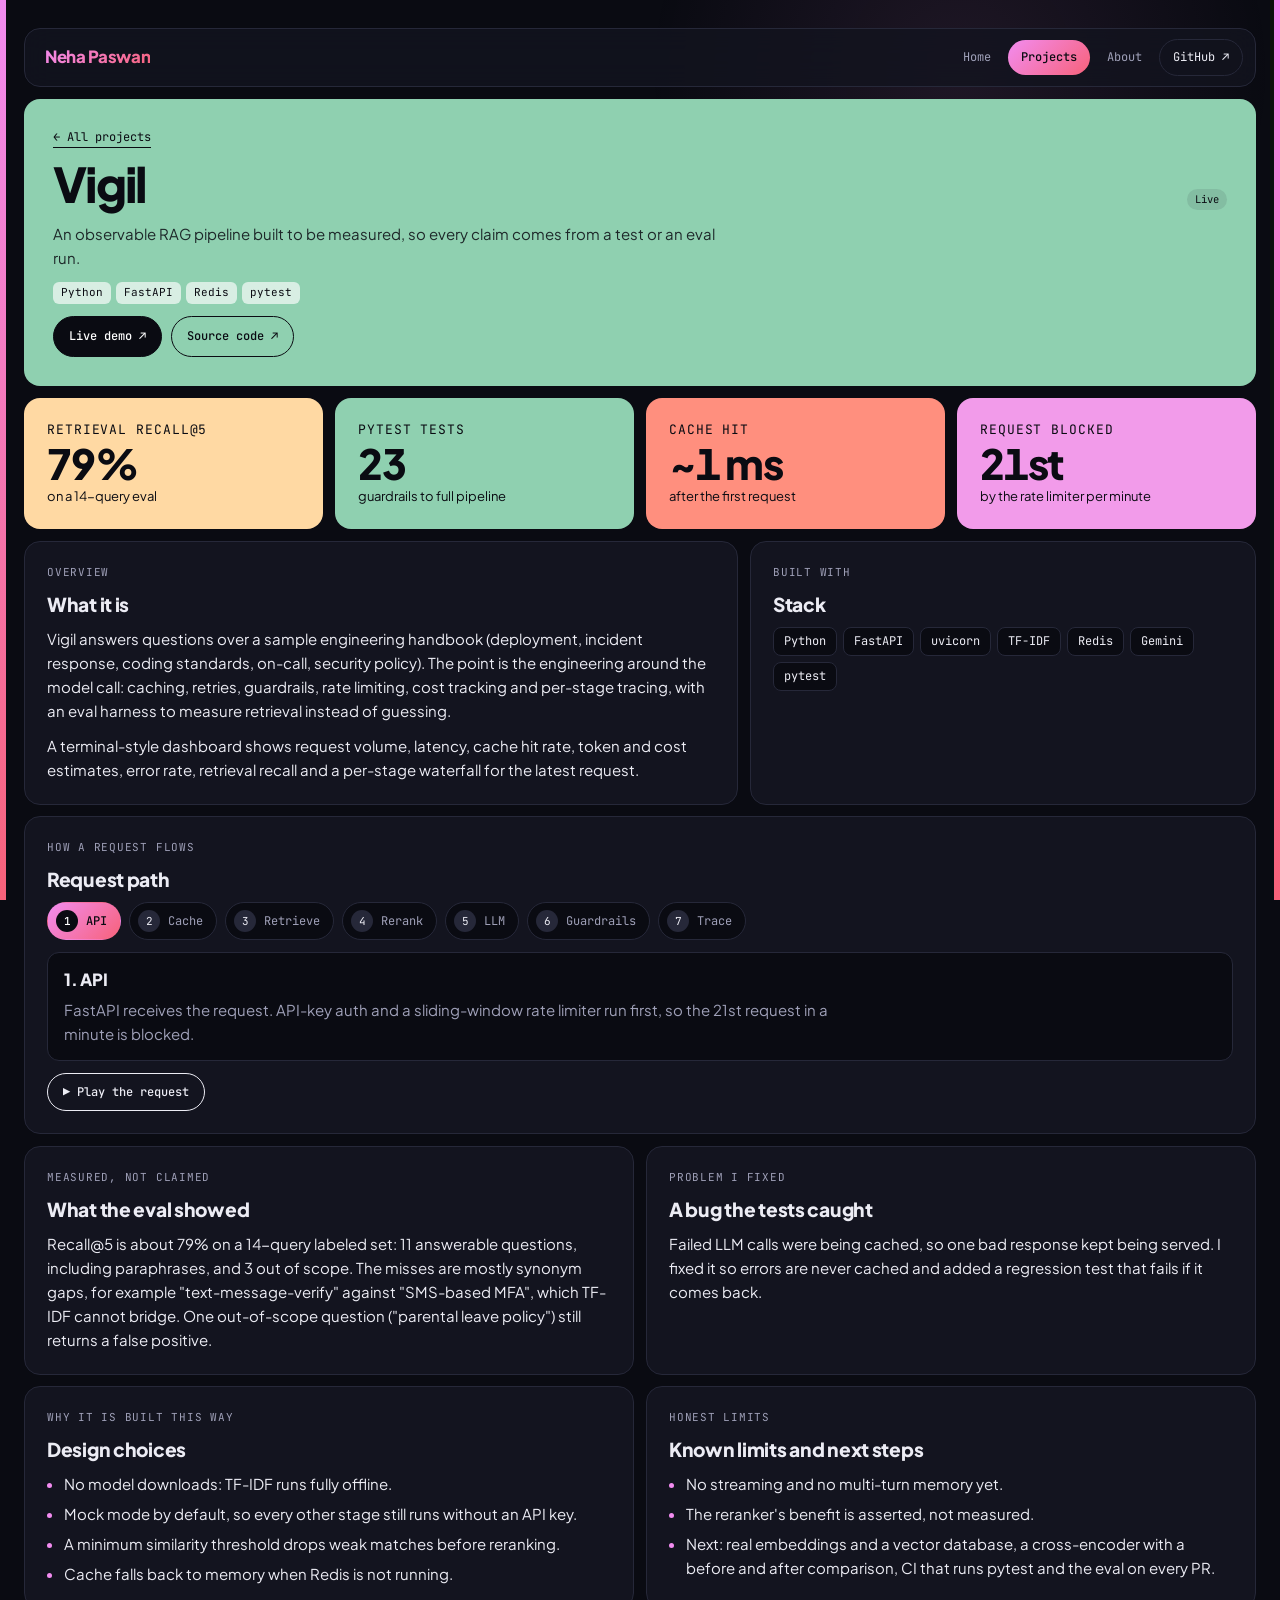
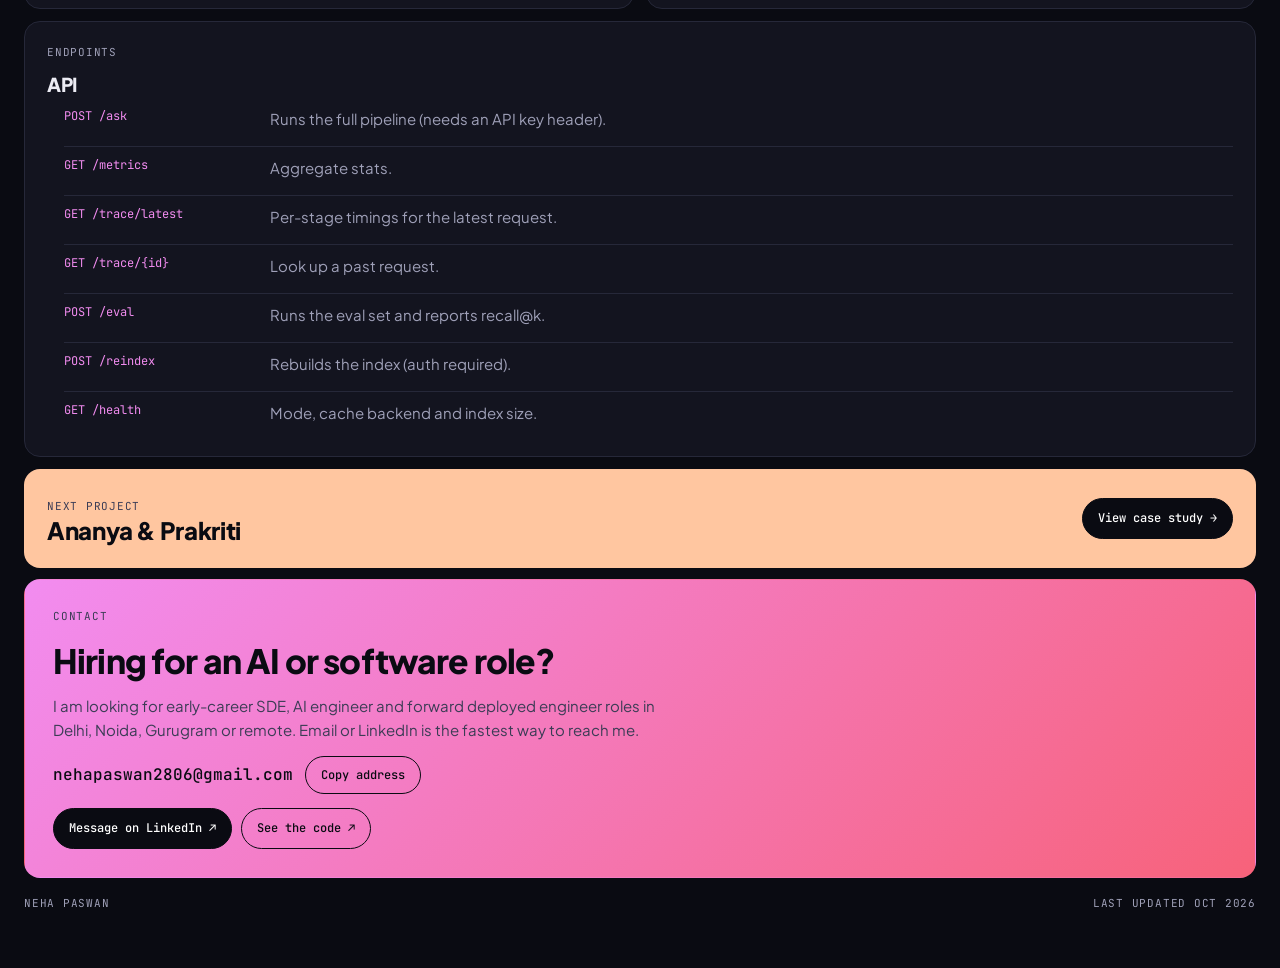
<file: vigil.html>
<!doctype html>
<html lang="en">
<head>
<meta charset="utf-8">
<meta name="viewport" content="width=device-width, initial-scale=1, viewport-fit=cover">
<title>Vigil | Neha Paswan</title>
<meta name="description" content="Vigil: an observable RAG pipeline with caching, guardrails, rate limiting, tracing and a recall@k eval harness.">
<meta name="theme-color" content="#0A0B12">
<link rel="preconnect" href="https://fonts.googleapis.com">
<link rel="preconnect" href="https://fonts.gstatic.com" crossorigin>
<link rel="stylesheet" href="https://fonts.googleapis.com/css2?family=Plus+Jakarta+Sans:wght@400;500;600;800&family=JetBrains+Mono:wght@400;500&display=swap">
<link rel="stylesheet" href="style.css">
</head>
<body>
<div class="progress" id="prog" aria-hidden="true"></div>
<div class="glow" aria-hidden="true"></div>
<div class="wrap">
<header class="t nav">
  <a class="brand" href="index.html">Neha Paswan</a>
  <nav class="navlinks" aria-label="Main">
    <a href="index.html">Home</a><a href="projects.html" aria-current="page">Projects</a><a href="about.html">About</a><a class="gh" href="https://github.com/Neira053" target="_blank" rel="noopener">GitHub &#8599;</a>
  </nav>
</header>
  <main class="grid">
    <section class="t mint pagehead s12">
      <a class="crumb" href="projects.html">&larr; All projects</a>
      <div class="top"><h1>Vigil</h1><span class="state">Live</span></div>
      <p class="lede">An observable RAG pipeline built to be measured, so every claim comes from a test or an eval run.</p>
      <div class="tags"><span class="tag">Python</span><span class="tag">FastAPI</span><span class="tag">Redis</span><span class="tag">pytest</span></div>
      <div class="links"><a class="btn solid" href="https://rag-playground-2m6g.onrender.com/" target="_blank" rel="noopener">Live demo &#8599;</a><a class="btn" href="https://github.com/Neira053/Rag-Playground" target="_blank" rel="noopener">Source code &#8599;</a></div>
      
    </section>
    <div class="t butter stat s3"><span class="cap">Retrieval recall@5</span><b data-to="79" data-suffix="%">79%</b><span>on a 14-query eval</span></div>
    <div class="t mint stat s3"><span class="cap">pytest tests</span><b data-to="23">23</b><span>guardrails to full pipeline</span></div>
    <div class="t peach stat s3"><span class="cap">Cache hit</span><b>~1 ms</b><span>after the first request</span></div>
    <div class="t sky stat s3"><span class="cap">Request blocked</span><b>21st</b><span>by the rate limiter per minute</span></div>
    <section class="t  s7">
      <span class="cap muted">Overview</span>
      <h3>What it is</h3>
      <p>Vigil answers questions over a sample engineering handbook (deployment, incident response, coding standards, on-call, security policy). The point is the engineering around the model call: caching, retries, guardrails, rate limiting, cost tracking and per-stage tracing, with an eval harness to measure retrieval instead of guessing.</p><p>A terminal-style dashboard shows request volume, latency, cache hit rate, token and cost estimates, error rate, retrieval recall and a per-stage waterfall for the latest request.</p>
    </section>
    <section class="t  s5">
      <span class="cap muted">Built with</span>
      <h3>Stack</h3>
      <div class="stack"><span>Python</span><span>FastAPI</span><span>uvicorn</span><span>TF-IDF</span><span>Redis</span><span>Gemini</span><span>pytest</span></div>
    </section>
    <section class="t  s12">
      <span class="cap muted">How a request flows</span>
      <h3>Request path</h3>
      <div class="stepper" data-stepper>
<div class="steps" role="tablist"><button class="step" type="button" role="tab" data-t="API" data-d="FastAPI receives the request. API-key auth and a sliding-window rate limiter run first, so the 21st request in a minute is blocked."><i>1</i><span>API</span></button><button class="step" type="button" role="tab" data-t="Cache" data-d="Redis cache, with an in-memory fallback if Redis is not running. A cache hit comes back in about 1 ms."><i>2</i><span>Cache</span></button><button class="step" type="button" role="tab" data-t="Retrieve" data-d="TF-IDF vector store with cosine similarity, fully offline. A minimum similarity threshold drops weak matches."><i>3</i><span>Retrieve</span></button><button class="step" type="button" role="tab" data-t="Rerank" data-d="Blends lexical and vector scores. No second model."><i>4</i><span>Rerank</span></button><button class="step" type="button" role="tab" data-t="LLM" data-d="Gemini with retries and a timeout. With no API key it runs in mock mode so every other stage still works."><i>5</i><span>LLM</span></button><button class="step" type="button" role="tab" data-t="Guardrails" data-d="Checks for PII, prompt injection and groundedness."><i>6</i><span>Guardrails</span></button><button class="step" type="button" role="tab" data-t="Trace" data-d="Metrics and per-stage timings are stored and a trace_id is returned, so the dashboard can draw a waterfall."><i>7</i><span>Trace</span></button></div>
<div class="panel" aria-live="polite"><h4 class="ptitle"></h4><p class="pbody"></p></div>
<button class="btn play" type="button">&#9654; Play the request</button>
</div>
    </section>
    <section class="t  s6">
      <span class="cap muted">Measured, not claimed</span>
      <h3>What the eval showed</h3>
      <p>Recall@5 is about 79% on a 14-query labeled set: 11 answerable questions, including paraphrases, and 3 out of scope. The misses are mostly synonym gaps, for example "text-message-verify" against "SMS-based MFA", which TF-IDF cannot bridge. One out-of-scope question ("parental leave policy") still returns a false positive.</p>
    </section>
    <section class="t  s6">
      <span class="cap muted">Problem I fixed</span>
      <h3>A bug the tests caught</h3>
      <p>Failed LLM calls were being cached, so one bad response kept being served. I fixed it so errors are never cached and added a regression test that fails if it comes back.</p>
    </section>
    <section class="t  s6">
      <span class="cap muted">Why it is built this way</span>
      <h3>Design choices</h3>
      <ul><li>No model downloads: TF-IDF runs fully offline.</li><li>Mock mode by default, so every other stage still runs without an API key.</li><li>A minimum similarity threshold drops weak matches before reranking.</li><li>Cache falls back to memory when Redis is not running.</li></ul>
    </section>
    <section class="t  s6">
      <span class="cap muted">Honest limits</span>
      <h3>Known limits and next steps</h3>
      <ul><li>No streaming and no multi-turn memory yet.</li><li>The reranker's benefit is asserted, not measured.</li><li>Next: real embeddings and a vector database, a cross-encoder with a before and after comparison, CI that runs pytest and the eval on every PR.</li></ul>
    </section>
    <section class="t  s12">
      <span class="cap muted">Endpoints</span>
      <h3>API</h3>
      <ul class="rows"><li><code>POST /ask</code><span class="muted">Runs the full pipeline (needs an API key header).</span></li><li><code>GET /metrics</code><span class="muted">Aggregate stats.</span></li><li><code>GET /trace/latest</code><span class="muted">Per-stage timings for the latest request.</span></li><li><code>GET /trace/{id}</code><span class="muted">Look up a past request.</span></li><li><code>POST /eval</code><span class="muted">Runs the eval set and reports recall@k.</span></li><li><code>POST /reindex</code><span class="muted">Rebuilds the index (auth required).</span></li><li><code>GET /health</code><span class="muted">Mode, cache backend and index size.</span></li></ul>
    </section>
    <a class="t rose nextp s12" href="voice-agents.html" style="text-decoration:none"><div><span class="cap muted">Next project</span><h3>Ananya &amp; Prakriti</h3></div><span class="btn solid">View case study &rarr;</span></a>
    <section class="t grad contact s12" id="contact">
      <span class="cap muted">Contact</span>
      <h3>Hiring for an AI or software role?</h3>
      <p style="max-width:58ch" class="muted">I am looking for early-career SDE, AI engineer and forward deployed engineer roles in Delhi, Noida, Gurugram or remote. Email or LinkedIn is the fastest way to reach me.</p>
      <div class="mailrow">
        <code id="mail">nehapaswan2806@gmail.com</code>
        <button class="btn" id="copy" type="button">Copy address</button>
        <span class="copied" id="copied" role="status"></span>
      </div>
      <div class="links">
        <a class="btn solid" href="https://www.linkedin.com/in/neha-paswan-8242b4261" target="_blank" rel="noopener">Message on LinkedIn &#8599;</a>
        <a class="btn" href="https://github.com/Neira053" target="_blank" rel="noopener">See the code &#8599;</a>
      </div>
    </section>
  </main>
  <footer>
    <span class="cap">Neha Paswan</span>
    <span class="cap">Last updated Oct 2026</span>
  </footer>
</div>
<script src="site.js"></script>
</body>
</html>
</file>
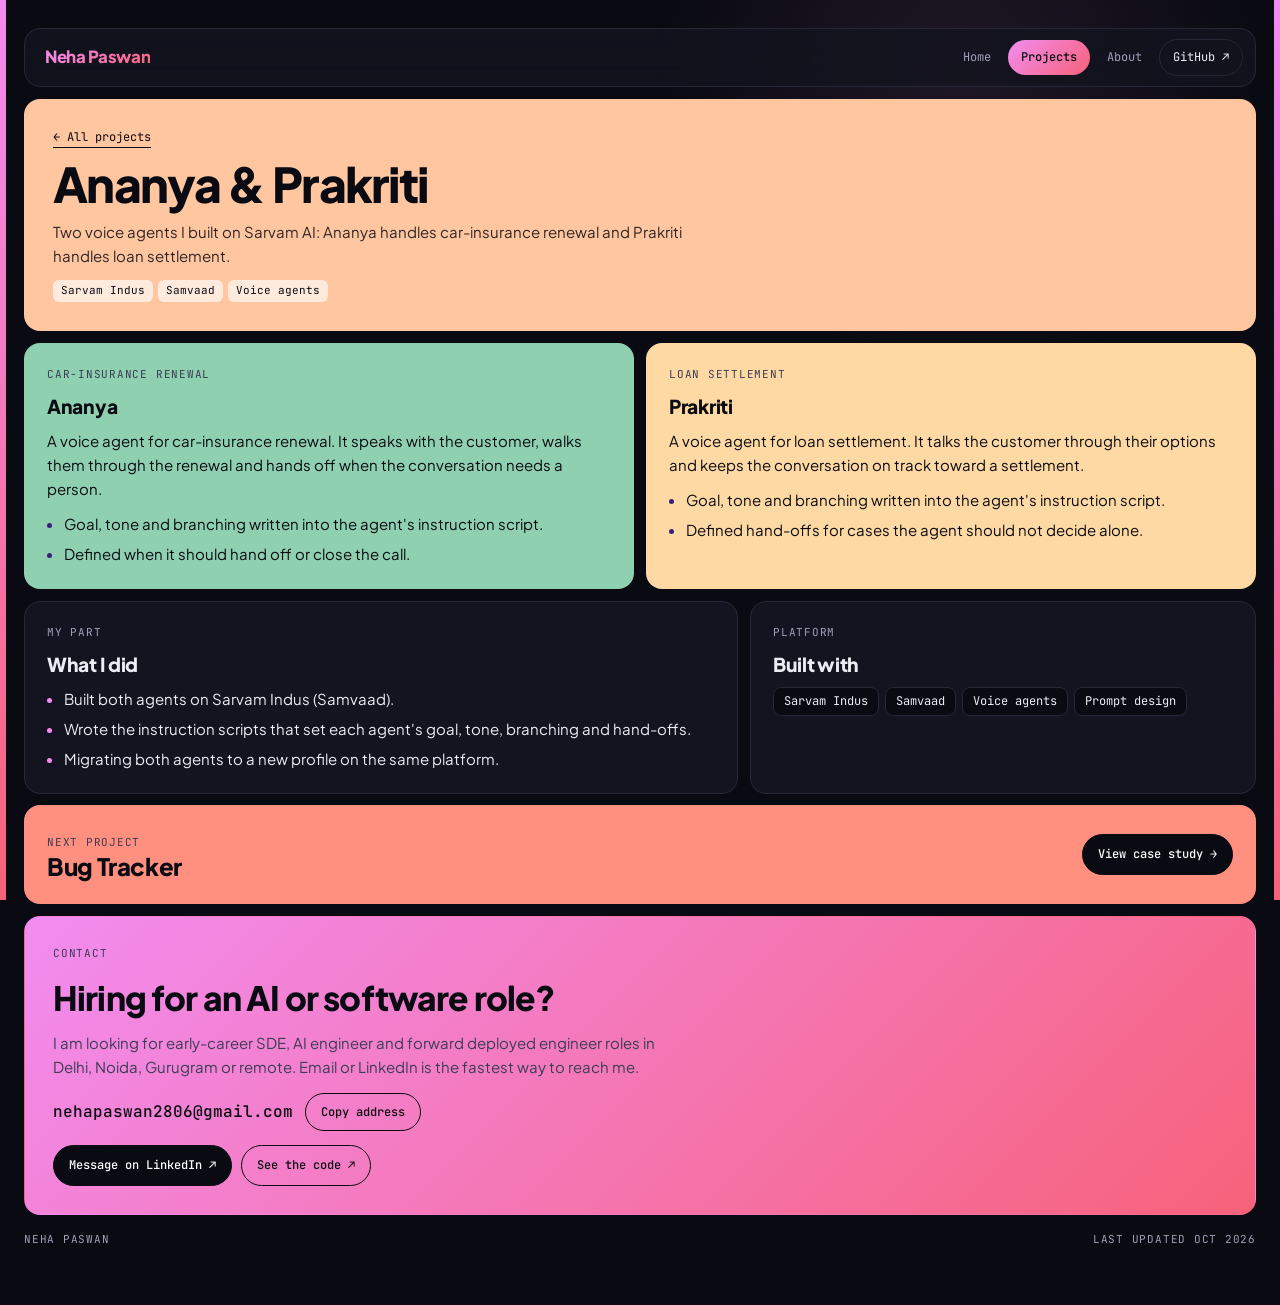
<file: voice-agents.html>
<!doctype html>
<html lang="en">
<head>
<meta charset="utf-8">
<meta name="viewport" content="width=device-width, initial-scale=1, viewport-fit=cover">
<title>Ananya &amp; Prakriti | Neha Paswan</title>
<meta name="description" content="Ananya and Prakriti: two voice agents built on Sarvam AI for insurance renewal and loan settlement.">
<meta name="theme-color" content="#0A0B12">
<link rel="preconnect" href="https://fonts.googleapis.com">
<link rel="preconnect" href="https://fonts.gstatic.com" crossorigin>
<link rel="stylesheet" href="https://fonts.googleapis.com/css2?family=Plus+Jakarta+Sans:wght@400;500;600;800&family=JetBrains+Mono:wght@400;500&display=swap">
<link rel="stylesheet" href="style.css">
</head>
<body>
<div class="progress" id="prog" aria-hidden="true"></div>
<div class="glow" aria-hidden="true"></div>
<div class="wrap">
<header class="t nav">
  <a class="brand" href="index.html">Neha Paswan</a>
  <nav class="navlinks" aria-label="Main">
    <a href="index.html">Home</a><a href="projects.html" aria-current="page">Projects</a><a href="about.html">About</a><a class="gh" href="https://github.com/Neira053" target="_blank" rel="noopener">GitHub &#8599;</a>
  </nav>
</header>
  <main class="grid">
    <section class="t rose pagehead s12">
      <a class="crumb" href="projects.html">&larr; All projects</a>
      <div class="top"><h1>Ananya &amp; Prakriti</h1></div>
      <p class="lede">Two voice agents I built on Sarvam AI: Ananya handles car-insurance renewal and Prakriti handles loan settlement.</p>
      <div class="tags"><span class="tag">Sarvam Indus</span><span class="tag">Samvaad</span><span class="tag">Voice agents</span></div>
      
      
    </section>
    <section class="t mint s6">
      <span class="cap muted">Car-insurance renewal</span>
      <h3>Ananya</h3>
      <p>A voice agent for car-insurance renewal. It speaks with the customer, walks them through the renewal and hands off when the conversation needs a person.</p><ul><li>Goal, tone and branching written into the agent's instruction script.</li><li>Defined when it should hand off or close the call.</li></ul>
    </section>
    <section class="t butter s6">
      <span class="cap muted">Loan settlement</span>
      <h3>Prakriti</h3>
      <p>A voice agent for loan settlement. It talks the customer through their options and keeps the conversation on track toward a settlement.</p><ul><li>Goal, tone and branching written into the agent's instruction script.</li><li>Defined hand-offs for cases the agent should not decide alone.</li></ul>
    </section>
    <section class="t  s7">
      <span class="cap muted">My part</span>
      <h3>What I did</h3>
      <ul><li>Built both agents on Sarvam Indus (Samvaad).</li><li>Wrote the instruction scripts that set each agent's goal, tone, branching and hand-offs.</li><li>Migrating both agents to a new profile on the same platform.</li></ul>
    </section>
    <section class="t  s5">
      <span class="cap muted">Platform</span>
      <h3>Built with</h3>
      <div class="stack"><span>Sarvam Indus</span><span>Samvaad</span><span>Voice agents</span><span>Prompt design</span></div>
    </section>
    <a class="t peach nextp s12" href="bug-tracker.html" style="text-decoration:none"><div><span class="cap muted">Next project</span><h3>Bug Tracker</h3></div><span class="btn solid">View case study &rarr;</span></a>
    <section class="t grad contact s12" id="contact">
      <span class="cap muted">Contact</span>
      <h3>Hiring for an AI or software role?</h3>
      <p style="max-width:58ch" class="muted">I am looking for early-career SDE, AI engineer and forward deployed engineer roles in Delhi, Noida, Gurugram or remote. Email or LinkedIn is the fastest way to reach me.</p>
      <div class="mailrow">
        <code id="mail">nehapaswan2806@gmail.com</code>
        <button class="btn" id="copy" type="button">Copy address</button>
        <span class="copied" id="copied" role="status"></span>
      </div>
      <div class="links">
        <a class="btn solid" href="https://www.linkedin.com/in/neha-paswan-8242b4261" target="_blank" rel="noopener">Message on LinkedIn &#8599;</a>
        <a class="btn" href="https://github.com/Neira053" target="_blank" rel="noopener">See the code &#8599;</a>
      </div>
    </section>
  </main>
  <footer>
    <span class="cap">Neha Paswan</span>
    <span class="cap">Last updated Oct 2026</span>
  </footer>
</div>
<script src="site.js"></script>
</body>
</html>
</file>
<file: style.css>
/* Layout concept: a bento board of soft pastel tiles. Each project and role gets its own colour
     so the page reads at a glance, with one dark tile at the end for contact. One committed light look. */
  :root {
    --bg: #0A0B12;
    --tile: #13141F;
    --ink: #ECECF4;
    --dk: #0A0B12;
    --muted: #9FA0B8;
    --line: #262839;
    --acc: #F28CF0;
    --pink: #F28CF0;
    --coral: #F7627A;
    --grad: linear-gradient(135deg, #F28CF0 0%, #F7627A 100%);
    --lav: #B9A0E6;
    --mint: #8FD0B0;
    --peach: #FF8F7E;
    --butter: #FFD9A3;
    --sky: #F29BEA;
    --rose: #FFC6A0;
    --sans: "Plus Jakarta Sans", system-ui, -apple-system, "Segoe UI", sans-serif;
    --mono: "JetBrains Mono", ui-monospace, "SF Mono", Menlo, Consolas, monospace;
    color-scheme: dark;
  }

  * { box-sizing: border-box; }
  body {
    background: var(--bg);
    color: var(--ink);
    font-family: var(--sans);
    font-size: 15px;
    line-height: 1.6;
    padding-block: 20px 48px;
    padding-left: max(16px, env(safe-area-inset-left, 0px));
    padding-right: max(16px, env(safe-area-inset-right, 0px));
  }
  body::before, body::after { content: ""; position: fixed; top: 0; bottom: 0; width: 6px; background: linear-gradient(180deg, #F28CF0, #F7627A); z-index: 5; pointer-events: none; }
  body::before { left: 0; } body::after { right: 0; }
  ::selection { background: #F28CF0; color: #0A0B12; }
  .wrap { max-width: 1400px; margin: 0 auto; }
  a { color: inherit; }
  a:focus-visible, button:focus-visible { outline: 3px solid var(--acc); outline-offset: 3px; }
  p { margin: 0; }
  .mono { font-family: var(--mono); }
  .muted { color: var(--muted); }
  .cap { font-family: var(--mono); font-size: 11px; letter-spacing: 0.07em; text-transform: uppercase; }

  .grid { display: grid; grid-template-columns: repeat(12, minmax(0, 1fr)); gap: 12px; }
  .s3 { grid-column: span 3; } .s4 { grid-column: span 4; } .s5 { grid-column: span 5; }
  .s6 { grid-column: span 6; } .s7 { grid-column: span 7; } .s8 { grid-column: span 8; }
  .s12 { grid-column: span 12; }

  .t {
    position: relative; background: var(--tile); border: 1px solid var(--line); border-radius: 16px;
    padding: 22px; min-width: 0; display: flex; flex-direction: column; gap: 11px;
  }
  .t.lav, .t.mint, .t.peach, .t.butter, .t.sky, .t.rose, .t.grad { color: var(--dk); border-color: transparent; --muted: #3B3C55; --acc: #3A1F7A; }
  .t.lav { background: var(--lav); }
  .t.mint { background: var(--mint); }
  .t.peach { background: var(--peach); }
  .t.butter { background: var(--butter); }
  .t.sky { background: var(--sky); }
  .t.rose { background: var(--rose); }
  .t.grad { background: var(--grad); }
  .t.hero { background: radial-gradient(600px circle at 100% 0%, rgba(242, 140, 240, 0.16), transparent 60%), var(--tile); }

  h2.h {
    grid-column: span 12; margin: 18px 0 0; font-family: var(--mono); font-weight: 500; font-size: 11.5px;
    letter-spacing: 0.1em; text-transform: uppercase; color: var(--muted); display: flex; align-items: center; gap: 12px;
  }
  h2.h::after { content: ""; flex: 1; height: 1px; background: var(--line); }
  h3 { font-family: var(--sans); font-weight: 800; font-size: 1.2rem; line-height: 1.2; letter-spacing: -0.015em; margin: 0; }

  /* hero */
  .hero { padding: 28px; gap: 14px; justify-content: center; }
  .chip-live { display: inline-flex; align-items: center; gap: 9px; width: fit-content; max-width: 100%; font-family: var(--mono); font-size: 11.5px; padding: 5px 11px; border-radius: 99px; background: var(--bg); }
  .chip-live i { width: 8px; height: 8px; border-radius: 50%; background: #1FB36A; flex: none; }
  h1 { font-weight: 800; font-size: clamp(2.3rem, 5.6vw, 3.7rem); line-height: 1; letter-spacing: -0.035em; margin: 0; }
  h1 span { background: var(--grad); -webkit-background-clip: text; background-clip: text; color: transparent; -webkit-text-fill-color: transparent; }
  .role { font-size: 1.1rem; line-height: 1.4; max-width: 40ch; font-weight: 600; }
  .lede { max-width: 56ch; color: var(--muted); }
  .links { display: flex; flex-wrap: wrap; gap: 9px; }
  .btn {
    display: inline-flex; align-items: center; gap: 7px; text-decoration: none; cursor: pointer;
    font-family: var(--mono); font-size: 12px; font-weight: 500; padding: 10px 15px; border-radius: 99px;
    border: 1.5px solid var(--ink); background: transparent; color: inherit;
  }
  .btn:hover { background: var(--ink); color: var(--dk); }
  .btn.solid { background: var(--grad); border-color: transparent; color: var(--dk); }
  .btn.solid:hover { background: var(--ink); }
  .t.grad .btn { border-color: var(--dk); }
  .t.grad .btn:hover { background: var(--dk); color: #fff; }
  .t.grad .btn.solid { background: var(--dk); border-color: var(--dk); color: #fff; }
  .t.grad .btn.solid:hover { background: #fff; color: var(--dk); border-color: #fff; }

  /* stats */
  .stat { gap: 4px; justify-content: space-between; min-height: 120px; }
  .stat b { font-weight: 800; font-size: clamp(1.9rem, 3.6vw, 2.6rem); line-height: 1; letter-spacing: -0.03em; font-variant-numeric: tabular-nums; }
  .stat span { font-size: 13px; line-height: 1.35; }

  /* projects and roles */
  .top { display: flex; flex-wrap: wrap; gap: 4px 12px; justify-content: space-between; align-items: baseline; }
  .state { font-family: var(--mono); font-size: 10.5px; padding: 2px 8px; border-radius: 99px; background: rgba(29, 27, 47, 0.1); }
  .tags { display: flex; flex-wrap: wrap; gap: 5px; }
  .tag { font-family: var(--mono); font-size: 11px; padding: 2px 8px; border-radius: 6px; background: rgba(255, 255, 255, 0.65); }
  .kvs { display: flex; flex-wrap: wrap; gap: 6px; }
  .kv { font-family: var(--mono); font-size: 12px; padding: 5px 10px; border-radius: 8px; background: rgba(255, 255, 255, 0.65); }
  .kv b { font-weight: 500; color: var(--acc); margin-right: 5px; }
  .t ul { margin: 0; padding-left: 1.1em; display: grid; gap: 6px; }
  .t li::marker { color: var(--acc); }
  .tlinks { display: flex; flex-wrap: wrap; gap: 4px 18px; margin-top: auto; padding-top: 4px; }
  .tlinks a { font-family: var(--mono); font-size: 12px; font-weight: 500; text-decoration-thickness: 2px; text-underline-offset: 4px; text-decoration-color: var(--acc); }
  .tlinks a:hover { color: var(--acc); }
  .when { font-family: var(--mono); font-size: 11.5px; color: var(--muted); }

  /* skills */
  .skillrow { display: grid; grid-template-columns: 150px minmax(0, 1fr); gap: 4px 18px; padding-block: 10px; border-top: 1px solid var(--line); }
  .skillrow:first-of-type { border-top: 0; padding-top: 0; }
  .skillrow .cap { color: var(--muted); padding-top: 4px; }
  .chips { display: flex; flex-wrap: wrap; gap: 5px; }
  .chips span { font-size: 13px; padding: 2px 10px; border-radius: 99px; background: var(--bg); }
  .wins { margin: 0; padding: 0; list-style: none; display: grid; gap: 10px; }
  .wins li { padding-top: 10px; border-top: 1px solid var(--line); }
  .wins li:first-child { border-top: 0; padding-top: 0; }
  .wins b { font-weight: 800; }

  /* contact */
  .contact { padding: 28px; gap: 14px; }
  .contact h3 { font-size: clamp(1.5rem, 3.2vw, 2.1rem); letter-spacing: -0.025em; }
  .mailrow { display: flex; flex-wrap: wrap; align-items: center; gap: 9px 12px; }
  .mailrow code { font-family: var(--mono); font-size: clamp(13px, 2.2vw, 16px); font-weight: 500; overflow-wrap: anywhere; user-select: all; }
  .copied { font-family: var(--mono); font-size: 11.5px; }

  footer { margin-top: 16px; display: flex; flex-wrap: wrap; justify-content: space-between; gap: 4px 20px; color: var(--muted); }

  @media (max-width: 900px) {
    .s4, .s5, .s6, .s7, .s8 { grid-column: span 12; }
    .s3 { grid-column: span 6; }
    .hero, .contact { padding: 22px; }
  }
  @media (max-width: 520px) {
    .t { padding: 18px; }
    .skillrow { grid-template-columns: minmax(0, 1fr); }
    .stat { min-height: 104px; }
  }

  @media (prefers-reduced-motion: no-preference) {
    @keyframes rise { from { opacity: 0; transform: translateY(16px) rotateX(8deg); } }
    @keyframes ping { 0% { box-shadow: 0 0 0 0 rgba(31, 179, 106, 0.55); } 100% { box-shadow: 0 0 0 9px rgba(31, 179, 106, 0); } }
    .grid > * { animation: rise 0.65s cubic-bezier(0.2, 0.7, 0.2, 1) backwards; animation-delay: calc(var(--i, 0) * 50ms); }
    .chip-live i { animation: ping 1.8s ease-out infinite; }
    .btn { transition: background 0.15s, color 0.15s, border-color 0.15s; }
  }
  @media (hover: hover) and (pointer: fine) and (prefers-reduced-motion: no-preference) {
    .t { transform: perspective(1100px) rotateX(var(--rx, 0deg)) rotateY(var(--ry, 0deg)); transition: transform 0.25s ease-out; will-change: transform; }
    .t::after {
      content: ""; position: absolute; inset: 0; border-radius: inherit; pointer-events: none; opacity: 0; transition: opacity 0.25s;
      background: radial-gradient(380px circle at var(--gx, 50%) var(--gy, 50%), rgba(255, 255, 255, 0.55), transparent 60%);
    }
    .t:hover::after { opacity: 1; }
    .t:not(.lav):not(.mint):not(.peach):not(.butter):not(.sky):not(.rose):not(.grad)::after { background: radial-gradient(380px circle at var(--gx, 50%) var(--gy, 50%), rgba(242, 140, 240, 0.12), transparent 60%); }
  }

  /* ---- multi-page additions ---- */
  .nav { grid-column: span 12; display: flex; flex-wrap: wrap; align-items: center; justify-content: space-between; gap: 10px 18px; padding: 10px 12px 10px 20px; flex-direction: row; }
  .brand { font-weight: 800; font-size: 1.05rem; letter-spacing: -0.02em; text-decoration: none; background: var(--grad); -webkit-background-clip: text; background-clip: text; color: transparent; -webkit-text-fill-color: transparent; }
  .navlinks { display: flex; flex-wrap: wrap; align-items: center; gap: 4px; }
  .navlinks a { font-family: var(--mono); font-size: 12px; text-decoration: none; padding: 8px 13px; border-radius: 99px; color: var(--muted); }
  .navlinks a:hover { color: var(--ink); background: var(--bg); }
  .navlinks a[aria-current="page"] { color: var(--dk); background: var(--grad); font-weight: 500; }
  .navlinks .gh { border: 1.5px solid var(--line); color: var(--ink); }
  .crumb { font-family: var(--mono); font-size: 12px; text-decoration: none; width: fit-content; border-bottom: 1.5px solid currentColor; }
  .pagehead { padding: 28px; gap: 12px; }
  .pagehead h1 { font-size: clamp(2rem, 4.6vw, 3rem); }
  .pagehead .lede { color: inherit; opacity: 0.85; max-width: 62ch; }
  .t.lav .btn, .t.mint .btn, .t.peach .btn, .t.butter .btn, .t.sky .btn, .t.rose .btn { border-color: var(--dk); }
  .t.lav .btn:hover, .t.mint .btn:hover, .t.peach .btn:hover, .t.butter .btn:hover, .t.sky .btn:hover, .t.rose .btn:hover { background: var(--dk); color: #fff; }
  .t.lav .btn.solid, .t.mint .btn.solid, .t.peach .btn.solid, .t.butter .btn.solid, .t.sky .btn.solid, .t.rose .btn.solid { background: var(--dk); border-color: var(--dk); color: #fff; }
  .t.lav .btn.solid:hover, .t.mint .btn.solid:hover, .t.peach .btn.solid:hover, .t.butter .btn.solid:hover, .t.sky .btn.solid:hover, .t.rose .btn.solid:hover { background: #fff; color: var(--dk); border-color: #fff; }
  .cover { position: absolute; inset: 0; border-radius: inherit; z-index: 1; }
  .tlinks a, .links .btn { position: relative; z-index: 2; }
  a.more { font-family: var(--mono); font-size: 12px; font-weight: 500; margin-top: auto; padding-top: 4px; }
  .flow { list-style: none; margin: 0; padding: 0; display: grid; grid-template-columns: repeat(auto-fit, minmax(170px, 1fr)); gap: 10px; counter-reset: st; }
  .flow li { counter-increment: st; background: var(--bg); border: 1px solid var(--line); border-radius: 12px; padding: 12px 14px; font-size: 13.5px; line-height: 1.45; display: grid; gap: 4px; }
  .flow li::before { content: counter(st); font-family: var(--mono); font-size: 11px; width: 22px; height: 22px; border-radius: 50%; display: grid; place-items: center; background: var(--grad); color: var(--dk); font-weight: 500; }
  .flow li b { font-weight: 800; }
  .t.lav .flow li, .t.mint .flow li, .t.peach .flow li, .t.sky .flow li, .t.rose .flow li, .t.butter .flow li { background: rgba(255, 255, 255, 0.55); border-color: transparent; }
  .rows { display: grid; gap: 0; margin: 0; padding: 0; list-style: none; }
  .rows li { display: flex; flex-wrap: wrap; gap: 4px 16px; padding: 9px 0; border-top: 1px solid var(--line); }
  .rows li:first-child { border-top: 0; padding-top: 0; }
  .rows code { font-family: var(--mono); font-size: 12px; color: var(--pink); min-width: 190px; }
  .stack { display: flex; flex-wrap: wrap; gap: 6px; }
  .stack span { font-family: var(--mono); font-size: 12px; padding: 4px 10px; border-radius: 8px; background: var(--bg); border: 1px solid var(--line); }
  .nextp { flex-direction: row; align-items: center; justify-content: space-between; flex-wrap: wrap; }
  .nextp h3 { font-size: 1.5rem; }
  .intro { padding: 28px; gap: 12px; }
  .intro h1 { font-size: clamp(2rem, 4.6vw, 3rem); }
  .twocol { column-gap: 24px; }
  .copy-note { opacity: .8; }
  .nav { position: sticky; top: 10px; z-index: 30; margin-bottom: 12px; grid-column: auto; background: rgba(19, 20, 31, 0.82); -webkit-backdrop-filter: blur(14px); backdrop-filter: blur(14px); transform: none !important; }
  .nav::after { display: none; }
  .progress { position: fixed; top: 0; left: 0; right: 0; height: 3px; z-index: 40; background: var(--grad); transform-origin: 0 50%; transform: scaleX(0); pointer-events: none; }
  .glow { position: fixed; inset: 0; z-index: 0; pointer-events: none; background: radial-gradient(520px circle at var(--mx, 75%) var(--my, 8%), rgba(242, 140, 240, 0.09), transparent 60%); }
  .wrap { position: relative; z-index: 1; }
  .t.hero { overflow: hidden; }
  .t.hero > *:not(canvas) { position: relative; z-index: 1; }
  .dots { position: absolute; right: 0; top: 0; width: 50%; height: 100%; z-index: 0; pointer-events: none; opacity: 0.95; -webkit-mask-image: linear-gradient(90deg, transparent 0%, #000 38%); mask-image: linear-gradient(90deg, transparent 0%, #000 38%); }
  .marquee { grid-column: span 12; overflow: hidden; border: 1px solid var(--line); border-radius: 99px; background: var(--tile); padding: 10px 0; -webkit-mask-image: linear-gradient(90deg, transparent, #000 6%, #000 94%, transparent); mask-image: linear-gradient(90deg, transparent, #000 6%, #000 94%, transparent); }
  .mtrack { display: flex; width: max-content; gap: 10px; }
  .mtrack span { font-family: var(--mono); font-size: 12px; padding: 5px 13px; border-radius: 99px; background: var(--bg); border: 1px solid var(--line); white-space: nowrap; }
  .mtrack .dup { display: none; }
  .marquee:hover .mtrack { animation-play-state: paused; }
  .filters { display: flex; flex-wrap: wrap; gap: 8px; margin-top: 4px; }
  .chipbtn { font-family: var(--mono); font-size: 12px; padding: 8px 14px; border-radius: 99px; border: 1.5px solid var(--line); background: transparent; color: var(--ink); cursor: pointer; }
  .chipbtn:hover { border-color: var(--pink); }
  .chipbtn.on { background: var(--grad); border-color: transparent; color: var(--dk); font-weight: 500; }
  [data-cat][hidden] { display: none; }
  .stepper { display: grid; gap: 12px; }
  .steps { display: flex; flex-wrap: wrap; gap: 8px; }
  .step { display: inline-flex; align-items: center; gap: 8px; font-family: var(--mono); font-size: 12px; padding: 7px 13px 7px 8px; border-radius: 99px; border: 1.5px solid var(--line); background: var(--bg); color: var(--muted); cursor: pointer; transition: all 0.2s; }
  .step i { font-style: normal; width: 22px; height: 22px; border-radius: 50%; display: grid; place-items: center; font-size: 11px; background: var(--line); color: var(--ink); }
  .step:hover { color: var(--ink); border-color: var(--pink); }
  .step.on { color: var(--dk); background: var(--grad); border-color: transparent; font-weight: 500; }
  .step.on i { background: var(--dk); color: #fff; }
  .step.done { color: var(--ink); border-color: var(--coral); }
  .panel { background: var(--bg); border: 1px solid var(--line); border-radius: 12px; padding: 14px 16px; min-height: 92px; }
  .panel h4 { margin: 0 0 4px; font-size: 1.05rem; font-weight: 800; letter-spacing: -0.01em; }
  .panel p { color: var(--muted); max-width: 70ch; }
  .play { width: fit-content; }
  .t:has([data-stepper]) { transform: none !important; }
  .rv { opacity: 0; transform: translateY(24px); }
  .rv.in { opacity: 1; transform: none; transition: opacity 0.6s ease, transform 0.6s cubic-bezier(0.2, 0.7, 0.2, 1); }
  @media (prefers-reduced-motion: no-preference) {
    @keyframes scrollx { to { transform: translateX(calc(-50% - 5px)); } }
    .mtrack { animation: scrollx 38s linear infinite; }
  }
  @media (prefers-reduced-motion: reduce) { .marquee { border-radius: 16px; } .mtrack { flex-wrap: wrap; width: auto; padding: 0 12px; } .mtrack .dup, .mtrack span[aria-hidden] { display: none; } }
  @media (max-width: 900px) { .dots { width: 100%; opacity: 0.28; } }
  @media (max-width: 900px) { .nav { padding: 12px 14px; } .pagehead, .intro { padding: 22px; } .nextp { align-items: flex-start; } }
</file>
